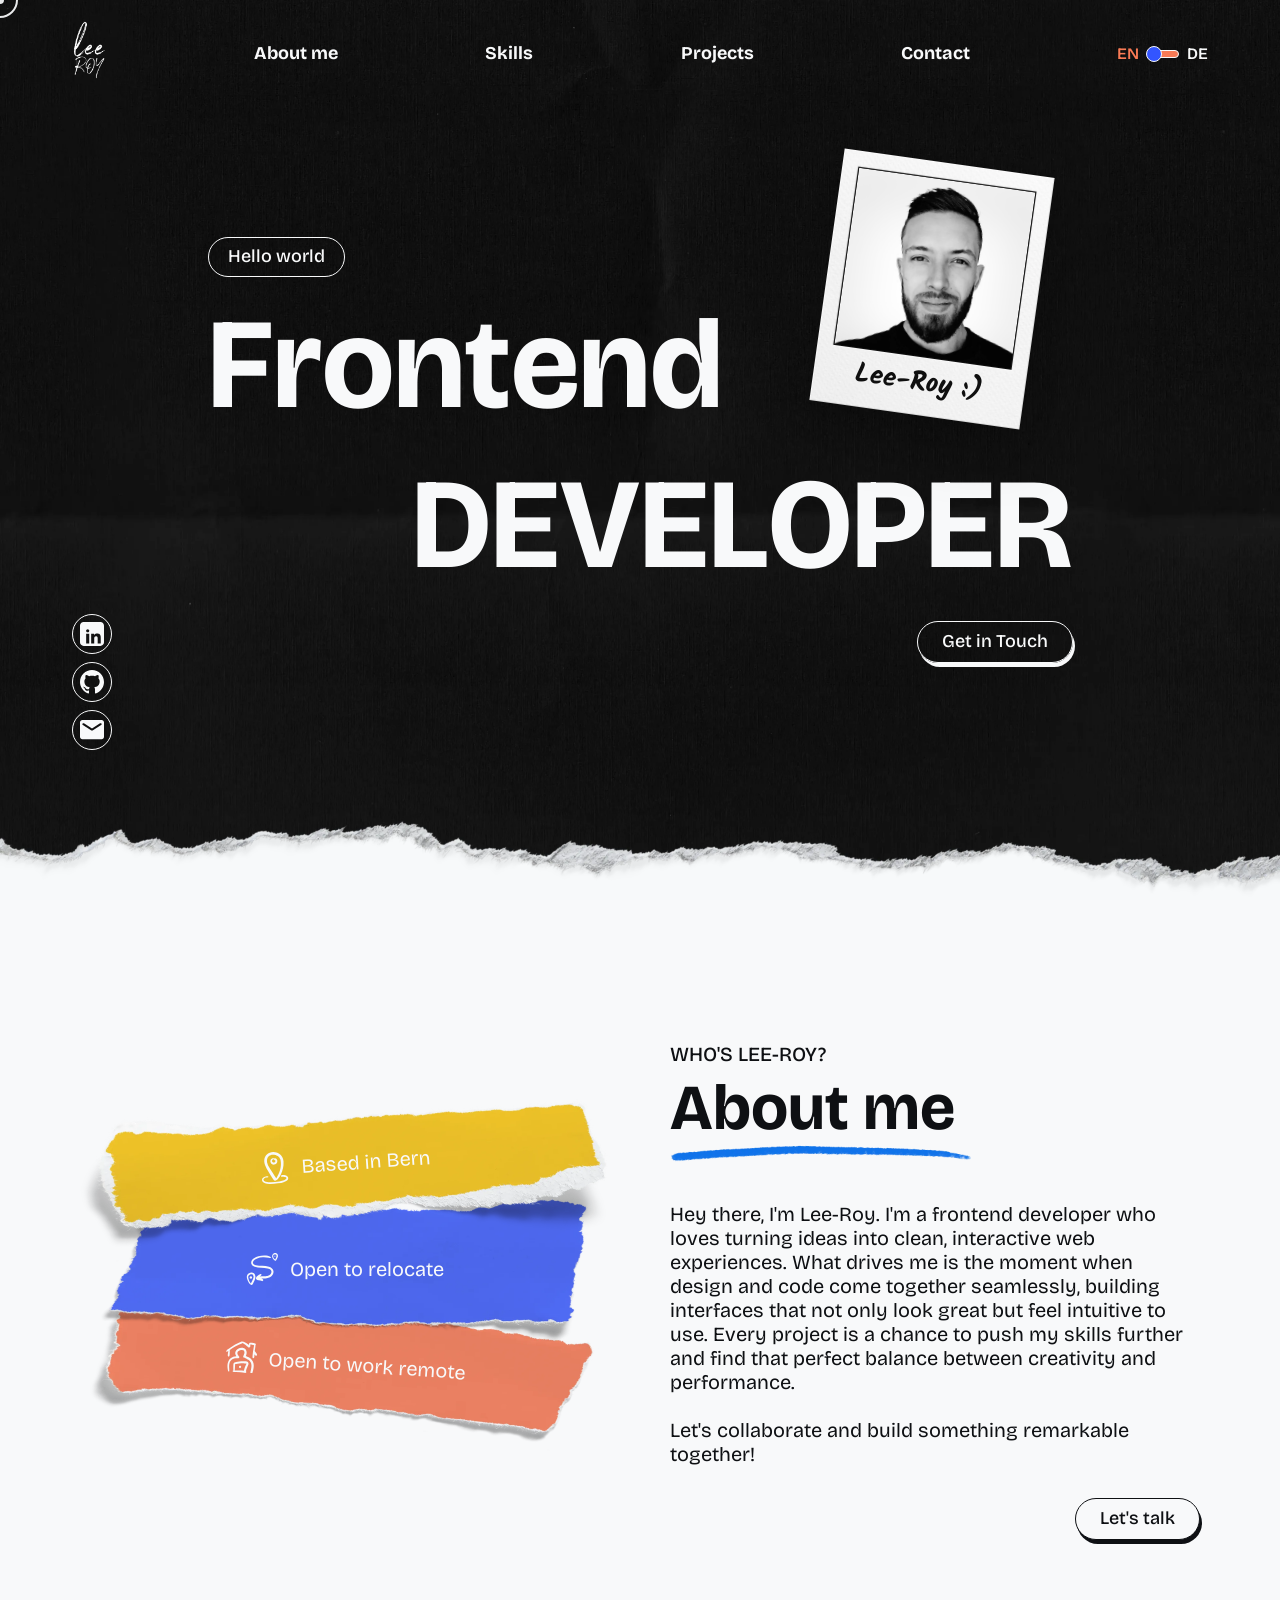
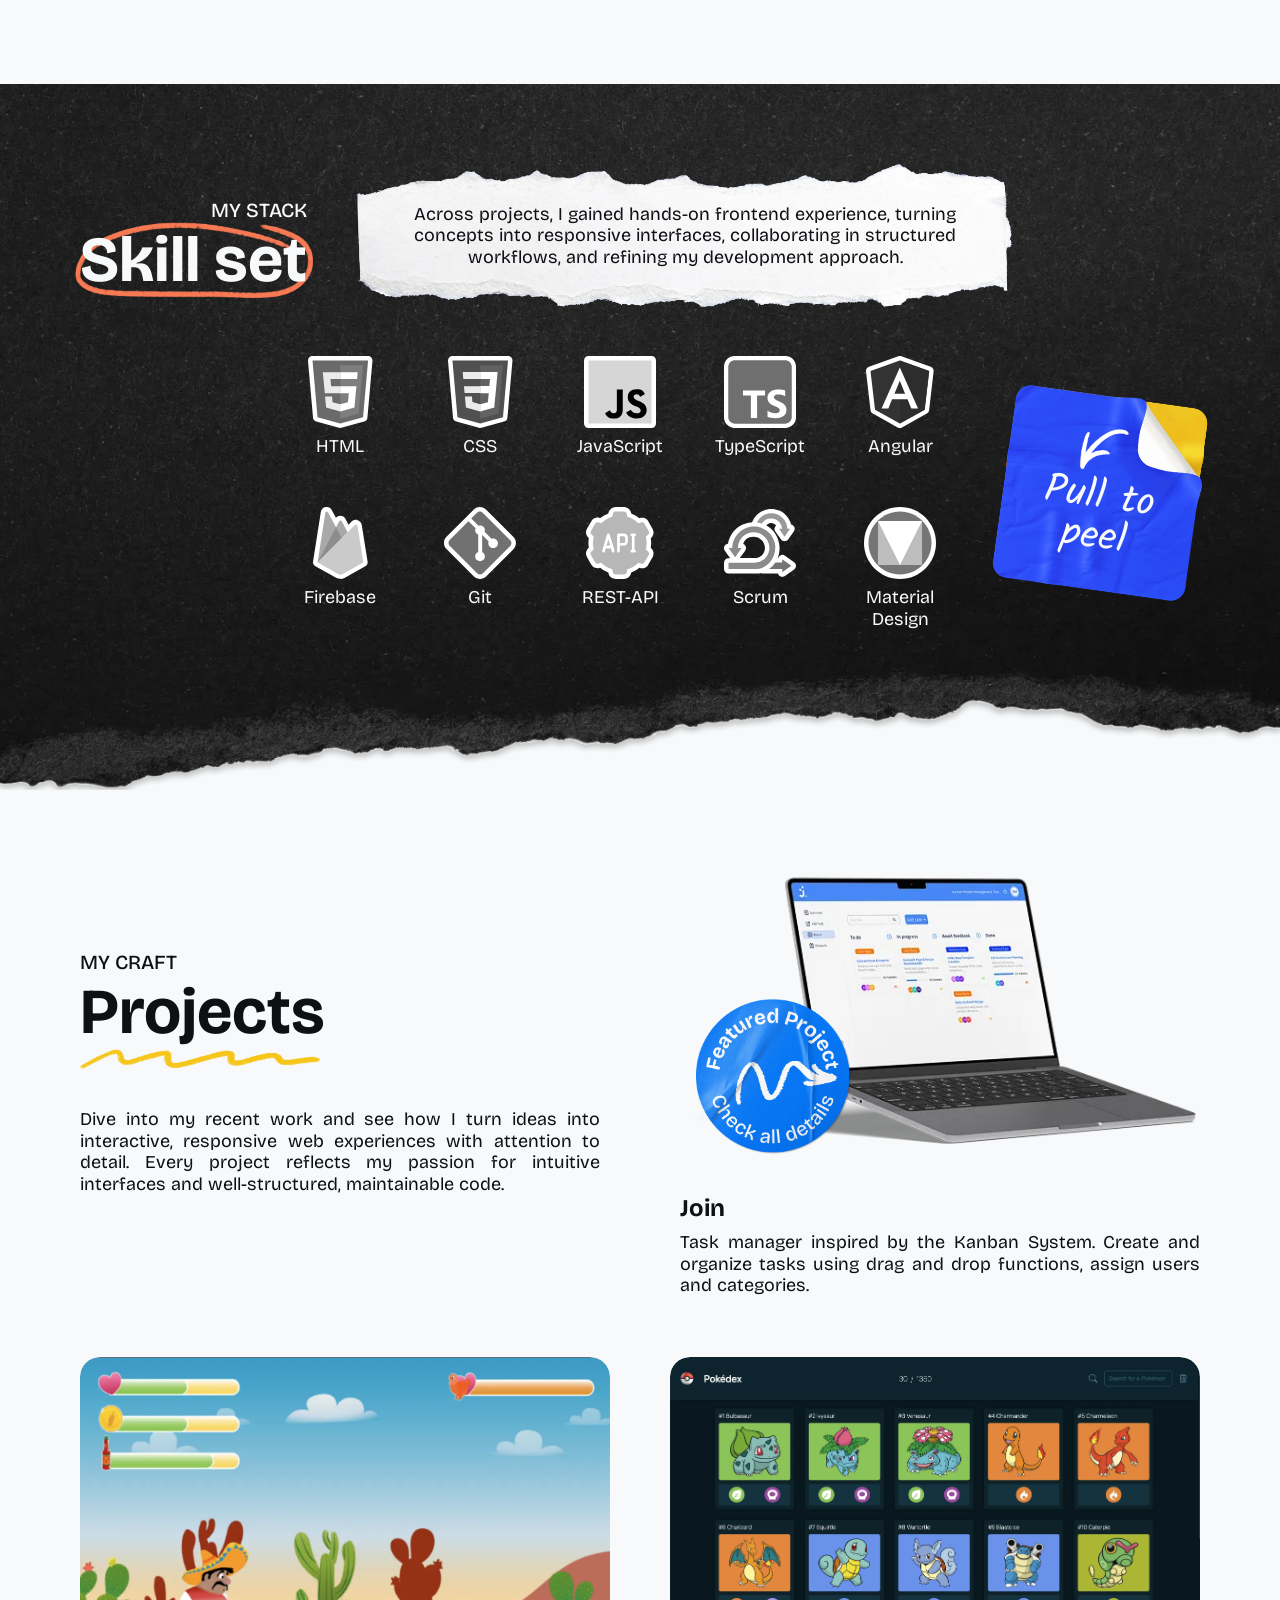
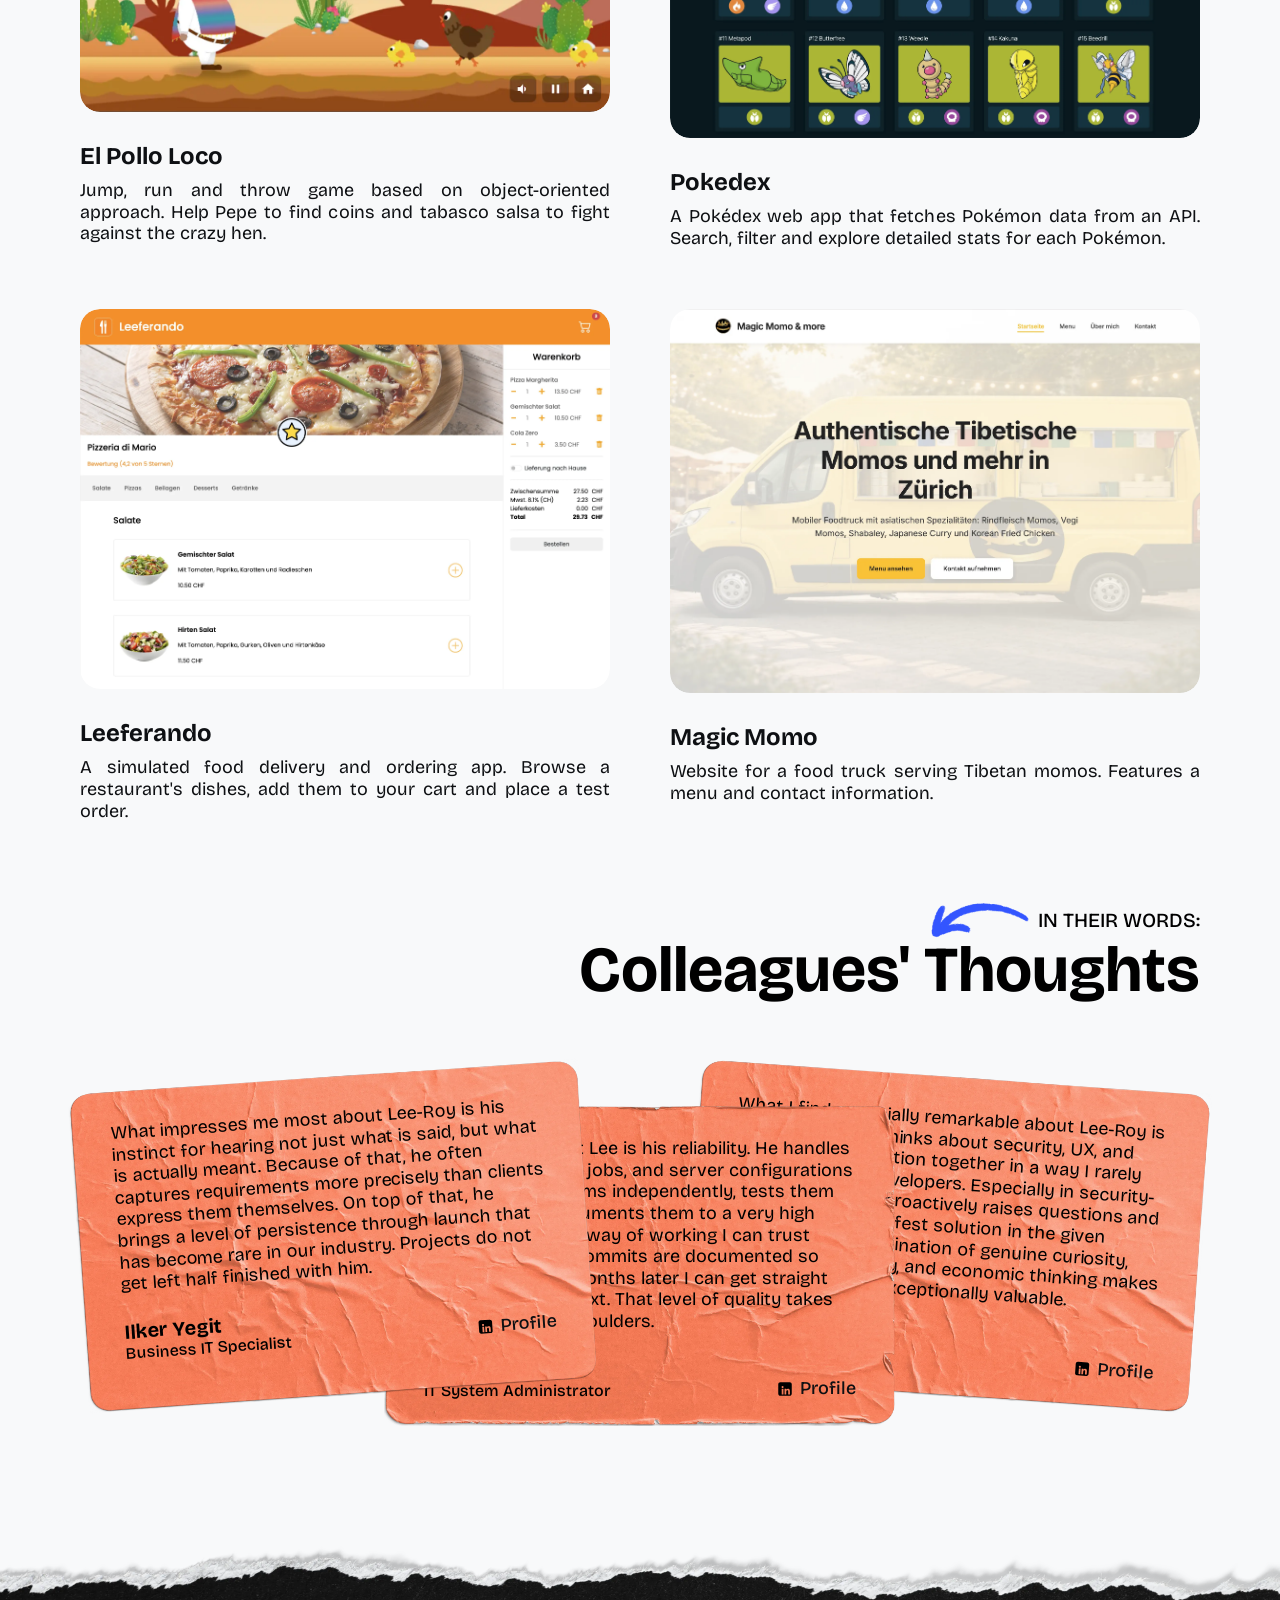
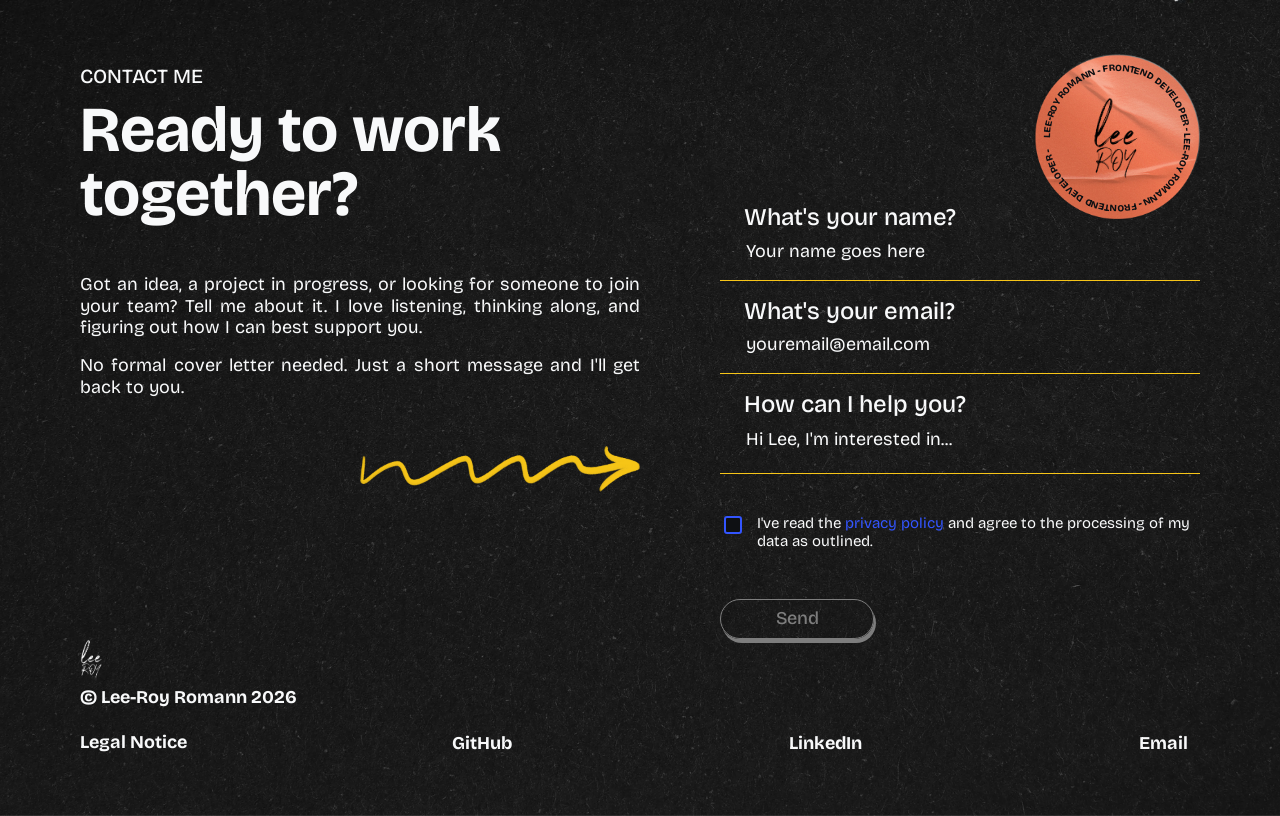
<file: index.html>
<!DOCTYPE html>
<html lang="de">
<head>
    <meta charset="UTF-8">
    <meta name="viewport" content="width=device-width, initial-scale=1.0">
    <title>Lee-Roy Romann</title>
    <link rel="icon" type="image/png" href="./src/assets/logos/favicon.png">

    <link rel="preload" as="image" type="image/webp" href="./src/assets/img/1_background/hero.webp">
    <link rel="preload" as="image" type="image/webp" href="./src/assets/img/6_photo/lee_grey.webp">

    <link rel="stylesheet" href="./src/styles/fonts.css">
    <link rel="stylesheet" href="./src/styles/main.css">
    <link rel="stylesheet" href="./src/styles/navbar.css">
    <link rel="stylesheet" href="./src/styles/hero.css">
    <link rel="stylesheet" href="./src/styles/about.css">
    <link rel="stylesheet" href="./src/styles/skills.css">
    <link rel="stylesheet" href="./src/styles/projects.css">
    <link rel="stylesheet" href="./src/styles/testimonials.css">
    <link rel="stylesheet" href="./src/styles/contact.css">

    <script src="./src/scripts/translation.js" defer></script>
    <script src="./src/scripts/hero.js" defer></script>
    <script src="./src/scripts/email.js" defer></script>
    <script src="./src/scripts/cursor.js" defer></script>
    <script src="./src/scripts/contact.js" defer></script>
    <script src="./src/scripts/main.js" defer></script>
</head>

<body class="page--home">
    <div class="cursor-dot"></div>
    <div class="cursor-outline"></div>

    <nav class="navbar">
        <a href="#hero" aria-label="Back to top"><img class="navbar__logo" src="./src/assets/logos/lee-roy.webp" alt="Logo"/></a>

        <button class="navbar__burger" aria-label="Menu">
            <span class="navbar__burger-line"></span>
            <span class="navbar__burger-line"></span>
            <span class="navbar__burger-line"></span>
        </button>

        <div class="navbar__menu">
            <a href="#hero" aria-label="Back to top"><img class="navbar__menu-logo" src="./src/assets/logos/lee-roy.webp" alt="Logo"/></a>

            <button class="navbar__close" aria-label="Close menu">
                <svg width="24" height="24" viewBox="0 0 24 24" fill="none">
                    <path d="M18 6L6 18M6 6l12 12" stroke="currentColor" stroke-width="2" stroke-linecap="round"/>
                </svg>
            </button>

            <a class="navbar__link navbar__link--about" href="#about">
                <span data-lang-key="navbar.link.about">About me</span>
                <img class="navbar__link-line" 
                    src="./src/assets/img/0_drawn_lines/0_header/line_1.webp"
                    alt="About me" />
            </a>

            <a class="navbar__link navbar__link--skills" href="#skills">
                <span data-lang-key="navbar.link.skills">Skills</span>
                <img class="navbar__link-line" 
                    src="./src/assets/img/0_drawn_lines/0_header/line_2.webp"
                    alt="Skills" />
            </a>

            <a class="navbar__link navbar__link--projects" href="#projects">
                <span data-lang-key="navbar.link.projects">Projects</span>
                <img class="navbar__link-line" 
                    src="./src/assets/img/0_drawn_lines/0_header/line_4.webp"
                    alt="Projects" />
            </a>

            <a class="navbar__link navbar__link--contact" href="#contact">
                <span data-lang-key="navbar.link.contact">Contact</span>
                <img class="navbar__link-line"
                    src="./src/assets/img/0_drawn_lines/0_header/line_3.webp"
                    alt="Contact" />
            </a>

            <div class="navbar__lang-switch">
                <span class="navbar__lang navbar__lang--left" onclick="setLang('en')">
                    <span>EN</span>
                    <img class="navbar__lang-rect navbar__lang-rect--left"
                        src="./src/assets/img/0_drawn_lines/0_header/rectangle.webp"
                        alt="" />
                </span>

                <div class="navbar__lang-toggle" onclick="toggleLang()">
                    <div class="navbar__lang-knob navbar__lang-knob--right"></div>
                </div>

                <span class="navbar__lang navbar__lang--right navbar__lang--active" onclick="setLang('de')">
                    <span>DE</span>
                    <img class="navbar__lang-rect navbar__lang-rect--right"
                        src="./src/assets/img/0_drawn_lines/0_header/rectangle.webp"
                        alt="" />
                </span>
            </div>

            <div class="navbar__menu-socials">
                <a href="https://www.linkedin.com/in/lee-royromann/" target="_blank" rel="noopener noreferrer" aria-label="LinkedIn">
                    <svg viewBox="0 0 32 32" fill="none">
                        <path d="M24.3527 4H7.64731C5.63282 4 4 5.63282 4 7.64731V24.3532C4 26.3672 5.63282 28 7.64731 28H24.3527C26.3672 28 28 26.3672 28 24.3532V7.64731C28 5.63282 26.3672 4 24.3527 4ZM13.2319 25.5855H10.1518V15.6775H13.2319V25.5855ZM11.6974 14.3552C10.8146 14.3552 10.0991 13.6396 10.0991 12.7569C10.0991 11.8741 10.8146 11.1586 11.6974 11.1586C12.5802 11.1586 13.2957 11.8741 13.2957 12.7569C13.2957 13.6396 12.5802 14.3552 11.6974 14.3552ZM24.7483 19.9098V25.5855H21.6782V20.1715C21.6782 19.8804 21.5326 19.1931 21.5326 19.1931C21.1743 17.9531 19.9248 18.1714 19.9248 18.1714C18.8592 18.1764 18.5203 18.9992 18.5203 18.9992C18.1814 19.6676 18.2276 20.9526 18.2276 20.9526V25.5855H15.1691V15.6775H18.1009V17.0447C18.1398 17.032 18.1653 17.0142 18.1653 17.0142C19.8826 14.4052 23.0466 15.8258 23.0466 15.8258C24.971 16.7036 24.7483 19.9098 24.7483 19.9098Z" fill="currentColor"/>
                    </svg>
                </a>

                <a href="https://github.com/lee-royromann" target="_blank" rel="noopener noreferrer" aria-label="GitHub">
                    <svg viewBox="0 0 32 32" fill="none">
                        <path fill-rule="evenodd" clip-rule="evenodd" d="M16 4C9.37 4 4 9.37 4 16C4 21.31 7.435 25.795 12.205 27.385C12.805 27.49 13.03 27.13 13.03 26.815C13.03 26.53 13.015 25.585 13.015 24.58C10 25.135 9.22 23.845 8.98 23.17C8.845 22.825 8.26 21.76 7.75 21.475C7.33 21.25 6.73 20.695 7.735 20.68C8.68 20.665 9.355 21.55 9.58 21.91C10.66 23.725 12.385 23.215 13.075 22.9C13.18 22.12 13.495 21.595 13.84 21.295C11.17 20.995 8.38 19.96 8.38 15.37C8.38 14.065 8.845 12.985 9.61 12.145C9.49 11.845 9.07 10.615 9.73 8.965C9.73 8.965 10.735 8.65 13.03 10.195C13.99 9.925 15.01 9.79 16.03 9.79C17.05 9.79 18.07 9.925 19.03 10.195C21.325 8.635 22.33 8.965 22.33 8.965C22.99 10.615 22.57 11.845 22.45 12.145C23.215 12.985 23.68 14.05 23.68 15.37C23.68 19.975 20.875 20.995 18.205 21.295C18.64 21.67 19.015 22.39 19.015 23.515C19.015 25.12 19 26.41 19 26.815C19 27.13 19.225 27.505 19.825 27.385C24.565 25.795 28 21.295 28 16C28 9.37 22.63 4 16 4Z" fill="currentColor"/>
                    </svg>
                </a>

                <a href="mailto:info@lee-roy.ch" aria-label="Email">
                    <svg viewBox="0 0 32 32" fill="none">
                        <path d="M6.4 25.2C5.74 25.2 5.175 24.965 4.705 24.495C4.235 24.025 4 23.46 4 22.8V8.4C4 7.74 4.235 7.175 4.705 6.705C5.175 6.235 5.74 6 6.4 6H25.6C26.26 6 26.825 6.235 27.295 6.705C27.765 7.175 28 7.74 28 8.4V22.8C28 23.46 27.765 24.025 27.295 24.495C26.825 24.965 26.26 25.2 25.6 25.2H6.4ZM16 16.59C16.1 16.59 16.205 16.575 16.315 16.545C16.425 16.515 16.53 16.47 16.63 16.41L25.12 11.1C25.28 11 25.4 10.875 25.48 10.725C25.56 10.575 25.6 10.41 25.6 10.23C25.6 9.83 25.43 9.53 25.09 9.33C24.75 9.13 24.4 9.14 24.04 9.36L16 14.4L7.96 9.36C7.6 9.14 7.25 9.135 6.91 9.345C6.57 9.555 6.4 9.85 6.4 10.23C6.4 10.43 6.44 10.605 6.52 10.755C6.6 10.905 6.72 11.02 6.88 11.1L15.37 16.41C15.47 16.47 15.575 16.515 15.685 16.545C15.795 16.575 15.9 16.59 16 16.59Z" fill="currentColor"/>
                    </svg>
                </a>
            </div>
        </div>
    </nav>

    <section class="hero" id="hero">
        <div class="hero__socials">
            <a class="hero__social-link" href="https://www.linkedin.com/in/lee-royromann/" target="_blank" rel="noopener noreferrer" aria-label="LinkedIn">
                <svg class="hero__social-icon" viewBox="0 0 32 32" fill="none">
                    <path d="M24.3527 4H7.64731C5.63282 4 4 5.63282 4 7.64731V24.3532C4 26.3672 5.63282 28 7.64731 28H24.3527C26.3672 28 28 26.3672 28 24.3532V7.64731C28 5.63282 26.3672 4 24.3527 4ZM13.2319 25.5855H10.1518V15.6775H13.2319V25.5855ZM11.6974 14.3552C10.8146 14.3552 10.0991 13.6396 10.0991 12.7569C10.0991 11.8741 10.8146 11.1586 11.6974 11.1586C12.5802 11.1586 13.2957 11.8741 13.2957 12.7569C13.2957 13.6396 12.5802 14.3552 11.6974 14.3552ZM24.7483 19.9098V25.5855H21.6782V20.1715C21.6782 19.8804 21.5326 19.1931 21.5326 19.1931C21.1743 17.9531 19.9248 18.1714 19.9248 18.1714C18.8592 18.1764 18.5203 18.9992 18.5203 18.9992C18.1814 19.6676 18.2276 20.9526 18.2276 20.9526V25.5855H15.1691V15.6775H18.1009V17.0447C18.1398 17.032 18.1653 17.0142 18.1653 17.0142C19.8826 14.4052 23.0466 15.8258 23.0466 15.8258C24.971 16.7036 24.7483 19.9098 24.7483 19.9098Z" fill="currentColor"/>
                </svg>
            </a>

            <a class="hero__social-link" href="https://github.com/lee-royromann" target="_blank" rel="noopener noreferrer" aria-label="GitHub">
                <svg class="hero__social-icon" viewBox="0 0 32 32" fill="none">
                    <path fill-rule="evenodd" clip-rule="evenodd" d="M16 4C9.37 4 4 9.37 4 16C4 21.31 7.435 25.795 12.205 27.385C12.805 27.49 13.03 27.13 13.03 26.815C13.03 26.53 13.015 25.585 13.015 24.58C10 25.135 9.22 23.845 8.98 23.17C8.845 22.825 8.26 21.76 7.75 21.475C7.33 21.25 6.73 20.695 7.735 20.68C8.68 20.665 9.355 21.55 9.58 21.91C10.66 23.725 12.385 23.215 13.075 22.9C13.18 22.12 13.495 21.595 13.84 21.295C11.17 20.995 8.38 19.96 8.38 15.37C8.38 14.065 8.845 12.985 9.61 12.145C9.49 11.845 9.07 10.615 9.73 8.965C9.73 8.965 10.735 8.65 13.03 10.195C13.99 9.925 15.01 9.79 16.03 9.79C17.05 9.79 18.07 9.925 19.03 10.195C21.325 8.635 22.33 8.965 22.33 8.965C22.99 10.615 22.57 11.845 22.45 12.145C23.215 12.985 23.68 14.05 23.68 15.37C23.68 19.975 20.875 20.995 18.205 21.295C18.64 21.67 19.015 22.39 19.015 23.515C19.015 25.12 19 26.41 19 26.815C19 27.13 19.225 27.505 19.825 27.385C24.565 25.795 28 21.295 28 16C28 9.37 22.63 4 16 4Z" fill="currentColor"/>
                </svg>
            </a>

            <a class="hero__social-link" href="mailto:info@lee-roy.ch" aria-label="Email">
                <svg class="hero__social-icon" viewBox="0 0 32 32" fill="none">
                    <path d="M6.4 25.2C5.74 25.2 5.175 24.965 4.705 24.495C4.235 24.025 4 23.46 4 22.8V8.4C4 7.74 4.235 7.175 4.705 6.705C5.175 6.235 5.74 6 6.4 6H25.6C26.26 6 26.825 6.235 27.295 6.705C27.765 7.175 28 7.74 28 8.4V22.8C28 23.46 27.765 24.025 27.295 24.495C26.825 24.965 26.26 25.2 25.6 25.2H6.4ZM16 16.59C16.1 16.59 16.205 16.575 16.315 16.545C16.425 16.515 16.53 16.47 16.63 16.41L25.12 11.1C25.28 11 25.4 10.875 25.48 10.725C25.56 10.575 25.6 10.41 25.6 10.23C25.6 9.83 25.43 9.53 25.09 9.33C24.75 9.13 24.4 9.14 24.04 9.36L16 14.4L7.96 9.36C7.6 9.14 7.25 9.135 6.91 9.345C6.57 9.555 6.4 9.85 6.4 10.23C6.4 10.43 6.44 10.605 6.52 10.755C6.6 10.905 6.72 11.02 6.88 11.1L15.37 16.41C15.47 16.47 15.575 16.515 15.685 16.545C15.795 16.575 15.9 16.59 16 16.59Z" fill="currentColor"/>
                </svg>
            </a>
        </div>

        <div class="hero__content">
            <div class="hero__badge-wrapper">
                <div class="hero__badge hero__badge--icon-roll">
                    <span class="hero__badge-text hero__badge-text--default" data-lang-key="hero.badge.default">Hello world</span>
                    <span class="hero__badge-text hero__badge-text--hover" data-lang-key="hero.badge.hover">I'M LEE-ROY ROMANN</span>
                </div>
            </div>

            <div class="hero__polaroid">

                <div class="hero__polaroid-photo">
                    <img class="hero__polaroid-photo-img hero__polaroid-photo-img--default" src="./src/assets/img/6_photo/lee_grey.webp" alt="Lee-Roy portrait in grayscale" fetchpriority="high" />
                    <img class="hero__polaroid-photo-img hero__polaroid-photo-img--hover" src="./src/assets/img/6_photo/lee_default.webp" alt="Lee-Roy portrait in color" fetchpriority="high" />
                </div>

                <div class="hero__polaroid-caption" aria-hidden="true">
                    <span class="hero__polaroid-caption-text hero__polaroid-caption-text--default">Lee-Roy :)</span>
                    <span class="hero__polaroid-caption-text hero__polaroid-caption-text--hover">Lee-Roy :D</span>
                </div>

                <img class="hero__polaroid-frame" src="./src/assets/img/6_photo/polaroid_frame.webp" alt="" />
            </div>

            <h1 class="hero__title">
                <span class="hero__title-line hero__title-line--top" data-letter-hover>Frontend</span>
                <span class="hero__title-line hero__title-line--bottom" data-lang-key="hero.title.sub" data-letter-hover>DEVELOPER</span>
            </h1>

            <a class="hero__cta" href="#contact" data-lang-key="hero.cta">Get in Touch</a>
        </div>
    </section>

    <section class="about" id="about" data-cursor-dark>
        <div class="about__papers">
            <div class="about__paper about__paper--yellow">
                <img class="about__paper-bg" src="./src/assets/img/2_ripped_paper/ripped_paper_yellow.webp" alt="" loading="lazy" />
                <div class="about__paper-content">
                    <img class="about__paper-icon" src="./src/assets/icons/about_me/location.svg" alt="" loading="lazy" />
                    <span class="about__paper-text" data-lang-key="about.paper.location">Based in Bern</span>
                </div>
            </div>

            <div class="about__paper about__paper--blue">
                <img class="about__paper-bg" src="./src/assets/img/2_ripped_paper/ripped_paper_blue.webp" alt="" loading="lazy" />
                <div class="about__paper-content">
                    <img class="about__paper-icon" src="./src/assets/icons/about_me/relocation.svg" alt="" loading="lazy" />
                    <span class="about__paper-text" data-lang-key="about.paper.relocation">Open to relocate</span>
                </div>
            </div>

            <div class="about__paper about__paper--orange">
                <img class="about__paper-bg" src="./src/assets/img/2_ripped_paper/ripped_paper_orange.webp" alt="" loading="lazy" />
                <div class="about__paper-content">
                    <img class="about__paper-icon" src="./src/assets/icons/about_me/remote.svg" alt="" loading="lazy" />
                    <span class="about__paper-text" data-lang-key="about.paper.remote">Open to work remote</span>
                </div>
            </div>
        </div>

        <div class="about__content">
            <span class="about__subtitle" data-lang-key="about.subtitle">WHO'S LEE-ROY?</span>
            <div class="about__title-wrapper">
                <h2 class="about__title" data-lang-key="about.title">About me</h2>
                <img class="about__title-line" src="./src/assets/img/0_drawn_lines/1_about_me/Color option 1.webp" alt="" loading="lazy" />
            </div>

            <p class="about__text" data-lang-key="about.text">Hey there, I'm Lee-Roy. I'm a frontend developer who loves turning ideas into clean, interactive web experiences. What drives me is the moment when design and code come together seamlessly, building interfaces that not only look great but feel intuitive to use. Every project is a chance to push my skills further and find that perfect balance between creativity and performance.</p>
            <p class="about__text" data-lang-key="about.text2">Let's collaborate and build something remarkable together!</p>

            <a class="about__cta" href="#contact" data-lang-key="about.cta">Let's talk</a>
        </div>
    </section>

    <section class="skills" id="skills">
        <div class="skills__layout">

            <!-- Row 1: Title + Paper, linksbündig -->
            <div class="skills__top">
                <div class="skills__title-wrapper">
                    <span class="skills__subtitle" data-lang-key="skills.subtitle">MY STACK</span>
                    <div class="skills__title-container">
                        <h2 class="skills__title" data-lang-key="skills.title">Skill set</h2>
                        <div class="skills__title-circle-wrapper">
                            <img class="skills__title-circle" src="./src/assets/img/0_drawn_lines/2_skills/color_option_1.webp" alt="" loading="lazy" />
                        </div>
                    </div>
                </div>

                <div class="skills__description">
                    <img class="skills__description-bg" src="./src/assets/img/2_ripped_paper/ripped_paper_skills.webp" alt="" loading="lazy" />
                    <p class="skills__description-text" data-lang-key="skills.description">Across projects, I gained hands-on frontend experience, turning concepts into responsive interfaces, collaborating in structured workflows, and refining my development approach.</p>
                </div>
            </div>

            <!-- Row 2: Icons + Peel, rechtsbündig -->
            <div class="skills__bottom">
                <div class="skills__grid">
                    <div class="skills__item">
                        <img class="skills__icon" src="./src/assets/icons/skills/frontend/html.svg" alt="HTML" loading="lazy" />
                        <span class="skills__label">HTML</span>
                    </div>
                    <div class="skills__item">
                        <img class="skills__icon" src="./src/assets/icons/skills/frontend/css.svg" alt="CSS" loading="lazy" />
                        <span class="skills__label">CSS</span>
                    </div>
                    <div class="skills__item">
                        <img class="skills__icon" src="./src/assets/icons/skills/frontend/javascript.svg" alt="JavaScript" loading="lazy" />
                        <span class="skills__label">JavaScript</span>
                    </div>
                    <div class="skills__item">
                        <img class="skills__icon" src="./src/assets/icons/skills/frontend/typescript.svg" alt="TypeScript" loading="lazy" />
                        <span class="skills__label">TypeScript</span>
                    </div>
                    <div class="skills__item">
                        <img class="skills__icon" src="./src/assets/icons/skills/frontend/angular.svg" alt="Angular" loading="lazy" />
                        <span class="skills__label">Angular</span>
                    </div>
                    <div class="skills__item">
                        <img class="skills__icon" src="./src/assets/icons/skills/frontend/firebase.svg" alt="Firebase" loading="lazy" />
                        <span class="skills__label">Firebase</span>
                    </div>
                    <div class="skills__item">
                        <img class="skills__icon" src="./src/assets/icons/skills/frontend/git.svg" alt="Git" loading="lazy" />
                        <span class="skills__label">Git</span>
                    </div>
                    <div class="skills__item">
                        <img class="skills__icon" src="./src/assets/icons/skills/frontend/rest_api.svg" alt="REST-API" loading="lazy" />
                        <span class="skills__label">REST-API</span>
                    </div>
                    <div class="skills__item">
                        <img class="skills__icon" src="./src/assets/icons/skills/frontend/scrum.svg" alt="Scrum" loading="lazy" />
                        <span class="skills__label">Scrum</span>
                    </div>
                    <div class="skills__item">
                        <img class="skills__icon" src="./src/assets/icons/skills/frontend/material_design.svg" alt="Material Design" loading="lazy" />
                        <span class="skills__label">Material Design</span>
                    </div>
                </div>

                <div class="skills__peel-off">
                    <img class="skills__peel-img skills__peel-img--final" src="./src/assets/img/3_stickers/1_peel_off/final.webp" alt="" loading="lazy" />
                    <div class="skills__peel-content">
                        <p class="skills__peel-title" data-lang-key="skills.peel.title">Also, I'm interested in diving into:</p>
                        <div class="skills__peel-icons">
                            <div class="skills__peel-item">
                                <img class="skills__peel-icon" src="./src/assets/icons/skills/backend/postgres.svg" alt="Postgres" loading="lazy" />
                                <span class="skills__peel-label">Postgres</span>
                            </div>
                            <div class="skills__peel-item">
                                <img class="skills__peel-icon" src="./src/assets/icons/skills/backend/docker.svg" alt="Docker" loading="lazy" />
                                <span class="skills__peel-label">Docker</span>
                            </div>
                        </div>
                    </div>
                    <img class="skills__peel-img skills__peel-img--transition" src="./src/assets/img/3_stickers/1_peel_off/transition.webp" alt="" loading="lazy" />
                    <img class="skills__peel-img skills__peel-img--default" src="./src/assets/img/3_stickers/1_peel_off/default.webp" alt="Pull to peel sticker" loading="lazy" />
                    <div class="skills__peel-default-content">
                        <img class="skills__peel-arrow" src="./src/assets/img/3_stickers/1_peel_off/arrow.webp" alt="" loading="lazy" />
                        <span class="skills__peel-text" data-lang-key="skills.peel.text" data-lang-html>Pull to<br>peel</span>
                    </div>
                </div>
            </div>

        </div>
    </section>

    <section class="projects" id="projects" data-cursor-dark>
        <div class="projects__layout">

            <!-- Left: Title + Description -->
            <div class="projects__info">
                <span class="projects__subtitle" data-lang-key="projects.subtitle">MY CRAFT</span>
                <div class="projects__title-container">
                    <h2 class="projects__title" data-lang-key="projects.title">Projects</h2>
                    <img class="projects__title-line" src="./src/assets/img/0_drawn_lines/3_projects/underline.webp" alt="" loading="lazy" />
                </div>
                <p class="projects__description" data-lang-key="projects.description">Dive into my recent work and see how I turn ideas into interactive, responsive web experiences with attention to detail. Every project reflects my passion for intuitive interfaces and well-structured, maintainable code.</p>
            </div>

            <!-- Right: Featured Project -->
            <div class="projects__card">
                <div class="projects__card-image projects__card-image--float">
                    <img class="projects__card-img" src="./src/assets/img/4_projects/laptop.webp" alt="Join project preview" />
                    <img class="projects__sticker" src="./src/assets/img/4_projects/sticker.webp" alt="" />
                    <a class="projects__card-btn" href="./src/pages/project.html?project=join" data-lang-key="projects.btn">Project details</a>
                </div>
                <div class="projects__card-content">
                    <h3 class="projects__card-title">Join</h3>
                    <p class="projects__card-text" data-lang-key="projects.join.text">Task manager inspired by the Kanban System. Create and organize tasks using drag and drop functions, assign users and categories.</p>
                    <a class="projects__card-btn projects__card-btn--mobile" href="./src/pages/project.html?project=join" data-lang-key="projects.btn">Project details</a>
                </div>
            </div>

        </div>

        <!-- Bottom Row: Two more project cards -->
        <div class="projects__row">
            <!-- Left: El Pollo Loco -->
            <div class="projects__card">
                <div class="projects__card-image">
                    <img class="projects__card-img" src="./src/assets/img/4_projects/pollo_loco.webp" alt="El Pollo Loco project preview" loading="lazy" />
                    <a class="projects__card-btn" href="./src/pages/project.html?project=eplc" data-lang-key="projects.btn">Project details</a>
                </div>
                <div class="projects__card-content">
                    <h3 class="projects__card-title">El Pollo Loco</h3>
                    <p class="projects__card-text" data-lang-key="projects.eplc.text">Jump, run and throw game based on object-oriented approach. Help Pepe to find coins and tabasco salsa to fight against the crazy hen.</p>
                    <a class="projects__card-btn projects__card-btn--mobile" href="./src/pages/project.html?project=eplc" data-lang-key="projects.btn">Project details</a>
                </div>
            </div>

            <!-- Right: Pokedex -->
            <div class="projects__card">
                <div class="projects__card-image">
                    <img class="projects__card-img" src="./src/assets/img/4_projects/pokedex.webp" alt="Pokedex project preview" loading="lazy" />
                    <a class="projects__card-btn" href="./src/pages/project.html?project=pokedex" data-lang-key="projects.btn">Project details</a>
                </div>
                <div class="projects__card-content">
                    <h3 class="projects__card-title">Pokedex</h3>
                    <p class="projects__card-text" data-lang-key="projects.pokedex.text">A Pokédex web app that fetches Pokémon data from an API. Search, filter and explore detailed stats for each Pokémon.</p>
                    <a class="projects__card-btn projects__card-btn--mobile" href="#" data-lang-key="projects.btn">Project details</a>
                </div>
            </div>
        </div>

        <!-- Third Row: Leeferando & Placeholder -->
        <div class="projects__row">
            <!-- Left: Leeferando -->
            <div class="projects__card">
                <div class="projects__card-image">
                    <img class="projects__card-img" src="./src/assets/img/4_projects/leeferando.webp" alt="Leeferando project preview" loading="lazy" />
                    <a class="projects__card-btn" href="./src/pages/project.html?project=leeferando" data-lang-key="projects.btn">Project details</a>
                </div>
                <div class="projects__card-content">
                    <h3 class="projects__card-title">Leeferando</h3>
                    <p class="projects__card-text" data-lang-key="projects.leeferando.text">A simulated food delivery and ordering app. Browse a restaurant's dishes, add them to your cart and place a test order.</p>
                    <a class="projects__card-btn projects__card-btn--mobile" href="./src/pages/project.html?project=leeferando" data-lang-key="projects.btn">Project details</a>
                </div>
            </div>

            <!-- Right: Magic Momo -->
            <div class="projects__card">
                <div class="projects__card-image">
                    <img class="projects__card-img" src="./src/assets/img/4_projects/magic-momo.webp" alt="Magic Momo project preview" loading="lazy" />
                    <a class="projects__card-btn" href="./src/pages/project.html?project=momo" data-lang-key="projects.btn">Project details</a>
                </div>
                <div class="projects__card-content">
                    <h3 class="projects__card-title">Magic Momo</h3>
                    <p class="projects__card-text" data-lang-key="projects.momo.text">Website for a food truck serving Tibetan momos. Features a menu and contact information.</p>
                    <a class="projects__card-btn projects__card-btn--mobile" href="./src/pages/project.html?project=momo" data-lang-key="projects.btn">Project details</a>
                </div>
            </div>
        </div>

    </section>

    <section class="testimonials" data-cursor-dark>
        <div class="testimonials__header">
            <div class="testimonials__label">
                <img class="testimonials__arrow" src="./src/assets/img/0_drawn_lines/4_testimonials/arrow_curved_blue.webp" alt="" loading="lazy" />
                <span class="testimonials__subtitle" data-lang-key="testimonials.subtitle">IN THEIR WORDS:</span>
            </div>
            <h2 class="testimonials__title" data-lang-key="testimonials.title">Colleagues' Thoughts</h2>
        </div>

        <div class="testimonials__cards">
            <!-- Left card -->
            <div class="testimonials__card testimonials__card--left">
                <img class="testimonials__card-bg" src="./src/assets/img/3_stickers/2_testimonials/card_paper_a.webp" alt="" loading="lazy" />
                <div class="testimonials__card-content">
                    <p class="testimonials__quote" data-lang-key="testimonials.quote1">Lee-Roy really kept the team together with his great organization and clear communication. We wouldn't have got this far without his commitment.</p>
                    <div class="testimonials__card-footer">
                        <div class="testimonials__author">
                            <span class="testimonials__name">Ilker Yegit</span>
                            <span class="testimonials__role" data-lang-key="testimonials.role1">Wirtschaftsinformatiker</span>
                        </div>
						<a class="testimonials__profile" href="https://www.dbmr.unibe.ch/about_us/staff/personenpool_index/yegit_ilker/index_eng.html" target="_blank" rel="noopener">
                            <img class="testimonials__linkedin" src="./src/assets/icons/socials/linkedin.svg" alt="LinkedIn" loading="lazy" />
                            <span data-lang-key="testimonials.profile">Profile</span>
                        </a>
                    </div>
                </div>
            </div>

            <!-- Center card -->
            <div class="testimonials__card testimonials__card--center">
                <img class="testimonials__card-bg" src="./src/assets/img/3_stickers/2_testimonials/card_paper_b.webp" alt="" loading="lazy" />
                <div class="testimonials__card-content">
                    <p class="testimonials__quote" data-lang-key="testimonials.quote2">It was a pleasure to work with Lee-Roy. He knows how to motivate and encourage team members to deliver their best work possible, always adding new ideas to every brainstorm. Regarding the well-being of others, he was always present and willing to reach out and help others, with a great sense of humor as well.</p>
                    <div class="testimonials__card-footer">
                        <div class="testimonials__author">
                            <span class="testimonials__name">Luca Sulmoni</span>
                            <span class="testimonials__role" data-lang-key="testimonials.role2">IT Specialist</span>
                        </div>
						<a class="testimonials__profile" href="https://www.dbmr.unibe.ch/services/personenpool_services/staff__it/sulmoni_luca/index_eng.html" target="_blank" rel="noopener">
                            <img class="testimonials__linkedin" src="./src/assets/icons/socials/linkedin.svg" alt="LinkedIn" loading="lazy" />
                            <span data-lang-key="testimonials.profile">Profile</span>
                        </a>
                    </div>
                </div>
            </div>

            <!-- Right card -->
            <div class="testimonials__card testimonials__card--right">
                <img class="testimonials__card-bg" src="./src/assets/img/3_stickers/2_testimonials/card_paper_a.webp" alt="" loading="lazy" />
                <div class="testimonials__card-content">
                    <p class="testimonials__quote" data-lang-key="testimonials.quote3">Lee-Roy was an outstanding team colleague at DA. His positive attitude and willingness to take on challenges made a significant contribution to us achieving our goals.</p>
                    <div class="testimonials__card-footer">
                        <div class="testimonials__author">
                            <span class="testimonials__name">César Muńoz</span>
                            <span class="testimonials__role" data-lang-key="testimonials.role3">IT Security Specialist</span>
                        </div>
						<a class="testimonials__profile" href="https://www.linkedin.com/in/cesarma-it-systemadministrator/" target="_blank" rel="noopener">
                            <img class="testimonials__linkedin" src="./src/assets/icons/socials/linkedin.svg" alt="LinkedIn" loading="lazy" />
                            <span data-lang-key="testimonials.profile">Profile</span>
                        </a>
                    </div>
                </div>
            </div>
        </div>
    </section>

    <!-- ==================== CONTACT ==================== -->
    <section class="contact" id="contact">
        <img class="contact__bg" src="./src/assets/img/1_background/contact.webp" alt="" loading="lazy" />

        <div class="contact__content">
            <!-- Mobile sticker (visible only on mobile) -->
            <div class="contact__sticker contact__sticker--mobile">
                <img class="contact__sticker-bg" src="./src/assets/img/3_stickers/0_round/color_orange.webp" alt="" loading="lazy" />
                <svg class="contact__sticker-text" viewBox="0 0 200 200" xmlns="http://www.w3.org/2000/svg">
                    <defs>
                        <path id="circlePathMobile" d="M 100,100 m -80,0 a 80,80 0 1,1 160,0 a 80,80 0 1,1 -160,0" />
                    </defs>
                    <text>
                        <textPath href="#circlePathMobile" startOffset="0%">Lee-Roy Romann - Frontend Developer - Lee-Roy Romann - Frontend Developer -</textPath>
                    </text>
                </svg>
                <img class="contact__sticker-logo" src="./src/assets/logos/lee-roy.webp" alt="Logo" loading="lazy" />
            </div>

            <!-- Left column -->
            <div class="contact__info">
                <div class="contact__header">
                    <span class="contact__subtitle" data-lang-key="contact.subtitle">CONTACT ME</span>
                    <h2 class="contact__title" data-lang-key="contact.title">Ready to work together?</h2>
                </div>
                <div class="contact__text">
                    <p data-lang-key="contact.text1">Got an idea, a project in progress, or looking for someone to join your team? Tell me about it. I love listening, thinking along, and figuring out how I can best support you.</p>
                    <p data-lang-key="contact.text2">No formal cover letter needed. Just a short message and I'll get back to you.</p>
                </div>
                <img class="contact__arrow" src="./src/assets/img/0_drawn_lines/5_contact/arrow_right_wavy.webp" alt="" loading="lazy" />
            </div>

            <!-- Right column -->
            <div class="contact__form-wrapper">
                <div class="contact__sticker">
                    <img class="contact__sticker-bg" src="./src/assets/img/3_stickers/0_round/color_orange.webp" alt="" loading="lazy" />
                    <svg class="contact__sticker-text" viewBox="0 0 200 200" xmlns="http://www.w3.org/2000/svg">
                        <defs>
                            <path id="circlePath" d="M 100,100 m -80,0 a 80,80 0 1,1 160,0 a 80,80 0 1,1 -160,0" />
                        </defs>
                        <text>
                            <textPath href="#circlePath" startOffset="0%">Lee-Roy Romann - Frontend Developer - Lee-Roy Romann - Frontend Developer -</textPath>
                        </text>
                    </svg>
                    <img class="contact__sticker-logo" src="./src/assets/logos/lee-roy.webp" alt="Logo" loading="lazy" />
                </div>

                <form class="contact__form" novalidate>
                    <div class="contact__field">
                        <label class="contact__label" for="contact-name" data-lang-key="contact.label.name">What's your name?</label>
                        <input class="contact__input" type="text" id="contact-name" name="name" placeholder="Your name goes here" data-lang-placeholder="contact.placeholder.name" />
                    </div>
                    <div class="contact__field">
                        <label class="contact__label" for="contact-email" data-lang-key="contact.label.email">What's your email?</label>
                        <input class="contact__input" type="email" id="contact-email" name="email" placeholder="youremail@email.com" data-lang-placeholder="contact.placeholder.email" />
                    </div>
                    <div class="contact__field">
                        <label class="contact__label" for="contact-message" data-lang-key="contact.label.message">How can I help you?</label>
                        <textarea class="contact__input contact__textarea" id="contact-message" name="message" placeholder="Hi Lee, I'm interested in..." data-lang-placeholder="contact.placeholder.message"></textarea>
                    </div>

                    <div class="contact__privacy">
                        <input class="contact__checkbox" type="checkbox" id="contact-privacy" />
                        <label class="contact__privacy-text" for="contact-privacy" data-lang-key="contact.privacy" data-lang-html>I've read the <a class="contact__privacy-link" href="./src/pages/privacy_policy.html">privacy policy</a> and agree to the processing of my data as outlined.</label>
                    </div>
                    <span class="contact__privacy-hint" data-lang-key="contact.privacyHint">Please accept the privacy policy.</span>

                    <div class="contact__submit-row">
                        <img class="contact__arrow contact__arrow--mobile" src="./src/assets/img/0_drawn_lines/5_contact/arrow_right_wavy.webp" alt="" loading="lazy" />
                        <button class="contact__submit" type="submit" disabled data-lang-key="contact.submit">Send</button>
                    </div>
                </form>
            </div>
        </div>

        <!-- Footer -->
        <footer class="contact__footer">
            <div class="contact__footer-top">
                <div class="contact__footer-top-left">
                    <img class="contact__footer-logo" src="./src/assets/logos/lee-roy.webp" alt="Lee-Roy Romann Logo" loading="lazy" />
                    <span class="contact__footer-copyright">&copy; Lee-Roy Romann 2026</span>
                </div>
                <a class="contact__footer-link contact__footer-link--legal" href="./src/pages/legal_notice.html">
                    Legal Notice
                    <img class="contact__footer-link-line" src="./src/assets/img/0_drawn_lines/0_header/line_3.webp" alt="" />
                </a>
            </div>
            <nav class="contact__footer-links">
                <a class="contact__footer-link contact__footer-link--legal-desktop" href="./src/pages/legal_notice.html">
                    Legal Notice
                    <img class="contact__footer-link-line" src="./src/assets/img/0_drawn_lines/0_header/line_3.webp" alt="" />
                </a>
                <div class="contact__icon-roll-wrapper contact__icon-roll-wrapper--github">
                    <a class="contact__footer-link contact__footer-link--icon-roll" href="https://github.com/lee-royromann" target="_blank" rel="noopener noreferrer">GitHub</a>
                </div>
                <div class="contact__icon-roll-wrapper contact__icon-roll-wrapper--linkedin">
                    <a class="contact__footer-link contact__footer-link--icon-roll" href="https://www.linkedin.com/in/lee-royromann/" target="_blank" rel="noopener noreferrer">LinkedIn</a>
                </div>
                <div class="contact__icon-roll-wrapper contact__icon-roll-wrapper--email">
                    <a class="contact__footer-link contact__footer-link--icon-roll" href="mailto:info@lee-roy.ch">Email</a>
                </div>
            </nav>
        </footer>
    </section>
</body>
</html>
</file>
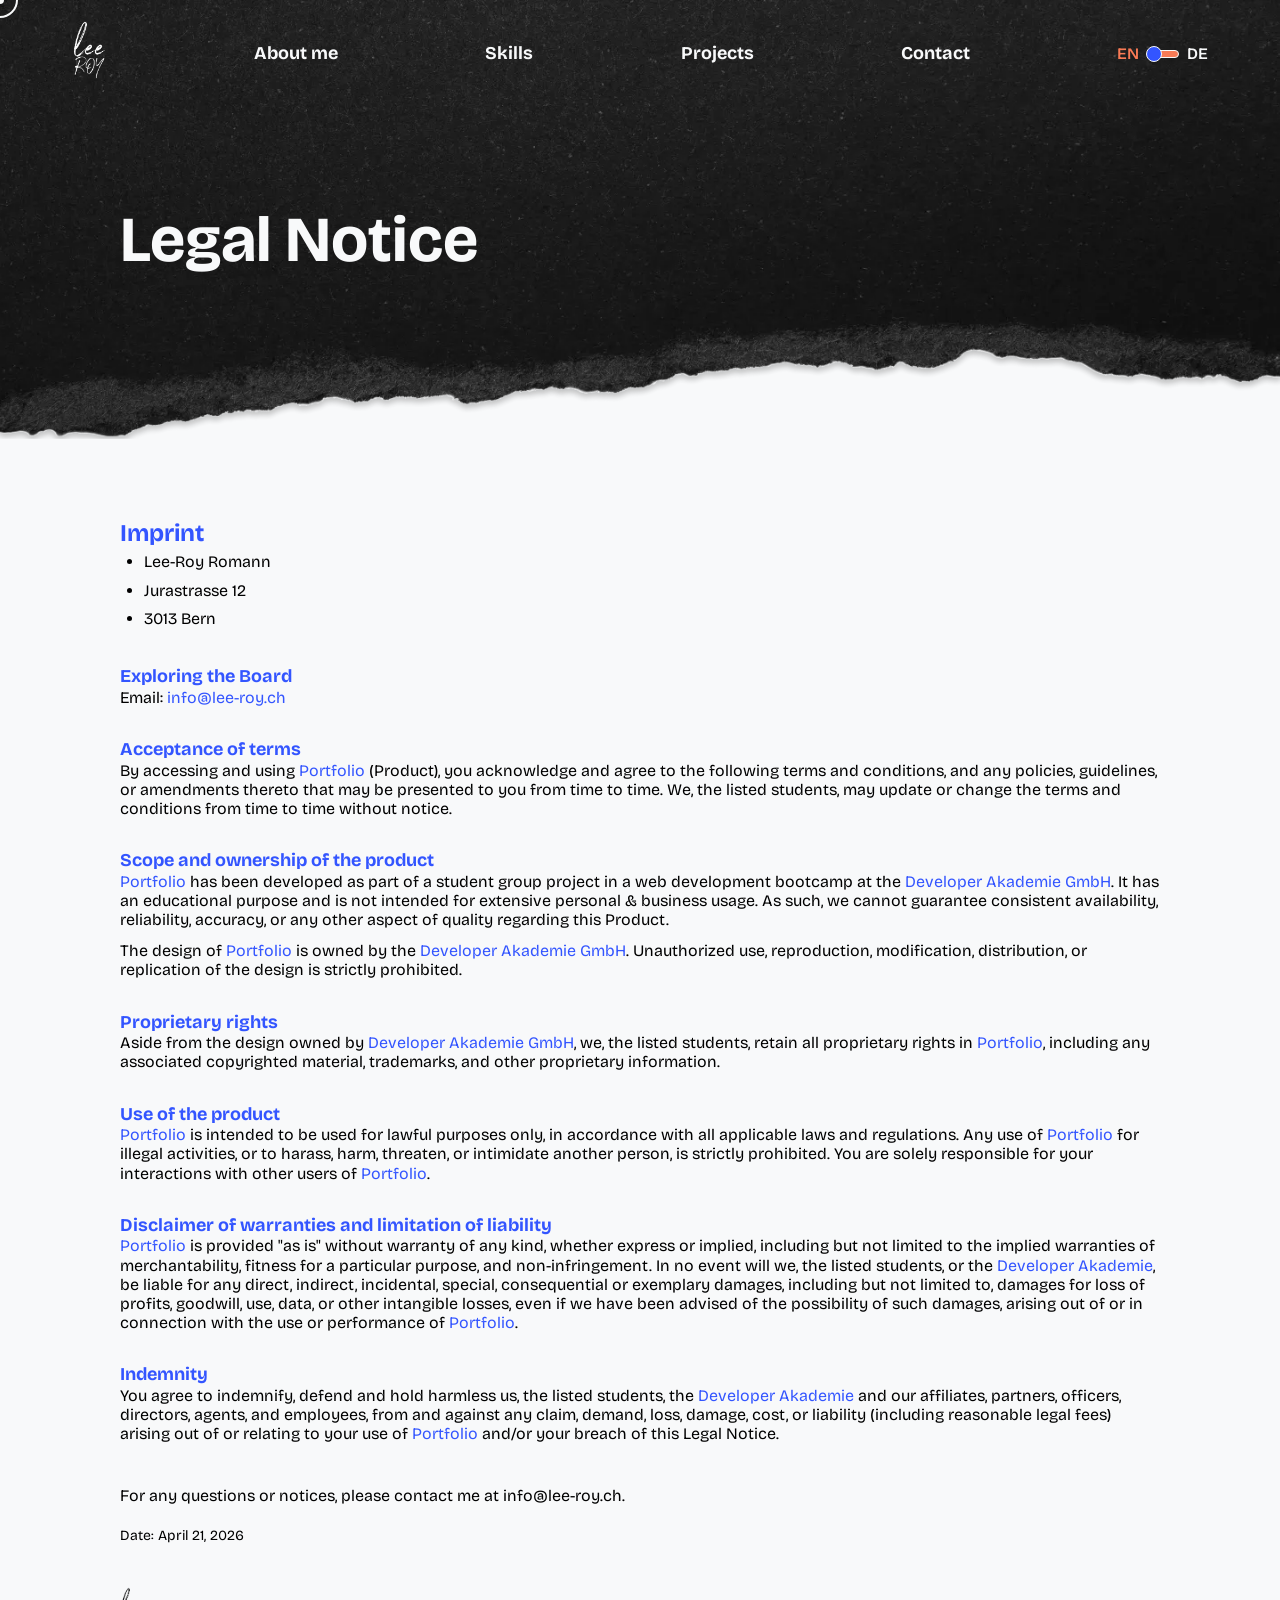
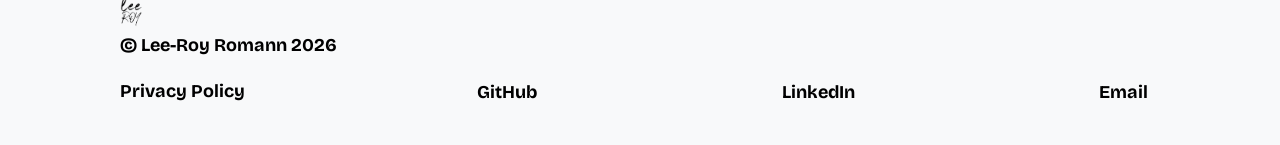
<file: src/pages/legal_notice.html>
<!DOCTYPE html>
<html lang="en">
<head>
    <meta charset="UTF-8">
    <meta name="viewport" content="width=device-width, initial-scale=1.0">
    <title>Legal Notice – Lee-Roy Romann</title>
    <link rel="icon" type="image/png" href="../../src/assets/logos/favicon.png">

    <link rel="stylesheet" href="../styles/fonts.css">
    <link rel="stylesheet" href="../styles/main.css">
    <link rel="stylesheet" href="../styles/navbar.css">
    <link rel="stylesheet" href="../styles/contact.css">
    <link rel="stylesheet" href="../styles/legal-notice.css">

    <script src="../scripts/translation.js" defer></script>
    <script src="../scripts/cursor.js" defer></script>
    <script src="../scripts/main.js" defer></script>
</head>

<body class="page--legal-notice">
    <div class="cursor-dot"></div>
    <div class="cursor-outline"></div>

    <nav class="navbar">
        <a href="../../index.html" aria-label="Back to home"><img class="navbar__logo" src="../assets/logos/lee-roy.webp" alt="Logo"/></a>

        <button class="navbar__burger" aria-label="Menu">
            <span class="navbar__burger-line"></span>
            <span class="navbar__burger-line"></span>
            <span class="navbar__burger-line"></span>
        </button>

        <div class="navbar__menu">
            <a href="../../index.html" aria-label="Back to home"><img class="navbar__menu-logo" src="../assets/logos/lee-roy.webp" alt="Logo"/></a>

            <button class="navbar__close" aria-label="Close menu">
                <svg width="24" height="24" viewBox="0 0 24 24" fill="none">
                    <path d="M18 6L6 18M6 6l12 12" stroke="currentColor" stroke-width="2" stroke-linecap="round"/>
                </svg>
            </button>

            <a class="navbar__link navbar__link--about" href="../../index.html#about">
                <span data-lang-key="navbar.link.about">About me</span>
                <img class="navbar__link-line" src="../assets/img/0_drawn_lines/0_header/line_1.webp" alt="" />
            </a>

            <a class="navbar__link navbar__link--skills" href="../../index.html#skills">
                <span data-lang-key="navbar.link.skills">Skills</span>
                <img class="navbar__link-line" src="../assets/img/0_drawn_lines/0_header/line_2.webp" alt="" />
            </a>

            <a class="navbar__link navbar__link--projects" href="../../index.html#projects">
                <span data-lang-key="navbar.link.projects">Projects</span>
                <img class="navbar__link-line" src="../assets/img/0_drawn_lines/0_header/line_4.webp" alt="" />
            </a>

            <a class="navbar__link navbar__link--contact" href="../../index.html#contact">
                <span data-lang-key="navbar.link.contact">Contact</span>
                <img class="navbar__link-line" src="../assets/img/0_drawn_lines/0_header/line_3.webp" alt="" />
            </a>

            <div class="navbar__lang-switch">
                <span class="navbar__lang navbar__lang--left" onclick="setLang('en')">
                    <span>EN</span>
                    <img class="navbar__lang-rect navbar__lang-rect--left" src="../assets/img/0_drawn_lines/0_header/rectangle.webp" alt="" />
                </span>

                <div class="navbar__lang-toggle" onclick="toggleLang()">
                    <div class="navbar__lang-knob navbar__lang-knob--right"></div>
                </div>

                <span class="navbar__lang navbar__lang--right navbar__lang--active" onclick="setLang('de')">
                    <span>DE</span>
                    <img class="navbar__lang-rect navbar__lang-rect--right" src="../assets/img/0_drawn_lines/0_header/rectangle.webp" alt="" />
                </span>
            </div>

            <div class="navbar__menu-socials">
                <a href="https://www.linkedin.com/in/lee-royromann/" target="_blank" rel="noopener noreferrer" aria-label="LinkedIn">
                    <svg viewBox="0 0 32 32" fill="none">
                        <path d="M24.3527 4H7.64731C5.63282 4 4 5.63282 4 7.64731V24.3532C4 26.3672 5.63282 28 7.64731 28H24.3527C26.3672 28 28 26.3672 28 24.3532V7.64731C28 5.63282 26.3672 4 24.3527 4ZM13.2319 25.5855H10.1518V15.6775H13.2319V25.5855ZM11.6974 14.3552C10.8146 14.3552 10.0991 13.6396 10.0991 12.7569C10.0991 11.8741 10.8146 11.1586 11.6974 11.1586C12.5802 11.1586 13.2957 11.8741 13.2957 12.7569C13.2957 13.6396 12.5802 14.3552 11.6974 14.3552ZM24.7483 19.9098V25.5855H21.6782V20.1715C21.6782 19.8804 21.5326 19.1931 21.5326 19.1931C21.1743 17.9531 19.9248 18.1714 19.9248 18.1714C18.8592 18.1764 18.5203 18.9992 18.5203 18.9992C18.1814 19.6676 18.2276 20.9526 18.2276 20.9526V25.5855H15.1691V15.6775H18.1009V17.0447C18.1398 17.032 18.1653 17.0142 18.1653 17.0142C19.8826 14.4052 23.0466 15.8258 23.0466 15.8258C24.971 16.7036 24.7483 19.9098 24.7483 19.9098Z" fill="currentColor"/>
                    </svg>
                </a>

                <a href="https://github.com/lee-royromann" target="_blank" rel="noopener noreferrer" aria-label="GitHub">
                    <svg viewBox="0 0 32 32" fill="none">
                        <path fill-rule="evenodd" clip-rule="evenodd" d="M16 4C9.37 4 4 9.37 4 16C4 21.31 7.435 25.795 12.205 27.385C12.805 27.49 13.03 27.13 13.03 26.815C13.03 26.53 13.015 25.585 13.015 24.58C10 25.135 9.22 23.845 8.98 23.17C8.845 22.825 8.26 21.76 7.75 21.475C7.33 21.25 6.73 20.695 7.735 20.68C8.68 20.665 9.355 21.55 9.58 21.91C10.66 23.725 12.385 23.215 13.075 22.9C13.18 22.12 13.495 21.595 13.84 21.295C11.17 20.995 8.38 19.96 8.38 15.37C8.38 14.065 8.845 12.985 9.61 12.145C9.49 11.845 9.07 10.615 9.73 8.965C9.73 8.965 10.735 8.65 13.03 10.195C13.99 9.925 15.01 9.79 16.03 9.79C17.05 9.79 18.07 9.925 19.03 10.195C21.325 8.635 22.33 8.965 22.33 8.965C22.99 10.615 22.57 11.845 22.45 12.145C23.215 12.985 23.68 14.05 23.68 15.37C23.68 19.975 20.875 20.995 18.205 21.295C18.64 21.67 19.015 22.39 19.015 23.515C19.015 25.12 19 26.41 19 26.815C19 27.13 19.225 27.505 19.825 27.385C24.565 25.795 28 21.295 28 16C28 9.37 22.63 4 16 4Z" fill="currentColor"/>
                    </svg>
                </a>

                <a href="mailto:info@lee-roy.ch" aria-label="Email">
                    <svg viewBox="0 0 32 32" fill="none">
                        <path d="M6.4 25.2C5.74 25.2 5.175 24.965 4.705 24.495C4.235 24.025 4 23.46 4 22.8V8.4C4 7.74 4.235 7.175 4.705 6.705C5.175 6.235 5.74 6 6.4 6H25.6C26.26 6 26.825 6.235 27.295 6.705C27.765 7.175 28 7.74 28 8.4V22.8C28 23.46 27.765 24.025 27.295 24.495C26.825 24.965 26.26 25.2 25.6 25.2H6.4ZM16 16.59C16.1 16.59 16.205 16.575 16.315 16.545C16.425 16.515 16.53 16.47 16.63 16.41L25.12 11.1C25.28 11 25.4 10.875 25.48 10.725C25.56 10.575 25.6 10.41 25.6 10.23C25.6 9.83 25.43 9.53 25.09 9.33C24.75 9.13 24.4 9.14 24.04 9.36L16 14.4L7.96 9.36C7.6 9.14 7.25 9.135 6.91 9.345C6.57 9.555 6.4 9.85 6.4 10.23C6.4 10.43 6.44 10.605 6.52 10.755C6.6 10.905 6.72 11.02 6.88 11.1L15.37 16.41C15.47 16.47 15.575 16.515 15.685 16.545C15.795 16.575 15.9 16.59 16 16.59Z" fill="currentColor"/>
                    </svg>
                </a>
            </div>
        </div>
    </nav>

    <!-- Hero Banner -->
    <section class="legal-notice__hero">
        <h1 class="legal-notice__title" data-lang-key="legal.title">Legal Notice</h1>
    </section>

    <div class="legal-notice__body" data-cursor-dark>
    <!-- Content -->
    <main class="legal-notice__content">
        <a class="legal-notice__back" href="../../index.html">
            <img class="legal-notice__back-icon legal-notice__back-icon--red" src="../assets/img/0_drawn_lines/3_projects/arrow_back_red.webp" alt="" />
            <img class="legal-notice__back-icon legal-notice__back-icon--yellow" src="../assets/img/0_drawn_lines/3_projects/arrow_next_yellow.webp" alt="" />
            <span>Back</span>
        </a>

        <section class="legal-notice__section">
            <h2 class="legal-notice__heading legal-notice__heading--primary legal-notice__heading--highlight" data-lang-key="legal.imprint.title">Imprint</h2>
            <ul class="legal-notice__list">
                <li>Lee-Roy Romann</li>
                <li data-lang-key="legal.imprint.address">Jurastrasse 12</li>
                <li data-lang-key="legal.imprint.city">3013 Bern</li>
            </ul>
        </section>

        <section class="legal-notice__section">
            <h2 class="legal-notice__heading legal-notice__heading--highlight" data-lang-key="legal.exploring.title">Exploring the Board</h2>
            <p class="legal-notice__text">Email: <a href="mailto:info@lee-roy.ch">info@lee-roy.ch</a></p>
        </section>

        <section class="legal-notice__section">
            <h2 class="legal-notice__heading legal-notice__heading--highlight" data-lang-key="legal.acceptance.title">Acceptance of terms</h2>
            <p class="legal-notice__text" data-lang-key="legal.acceptance.text">By accessing and using <span class="legal-notice__text--highlight">Portfolio</span> (Product), you acknowledge and agree to the following terms and conditions, and any policies, guidelines, or amendments thereto that may be presented to you from time to time. We, the listed students, may update or change the terms and conditions from time to time without notice.</p>
        </section>

        <section class="legal-notice__section">
            <h2 class="legal-notice__heading legal-notice__heading--highlight" data-lang-key="legal.scope.title">Scope and ownership of the product</h2>
            <p class="legal-notice__text" data-lang-key="legal.scope.text1"><span class="legal-notice__text--highlight">Portfolio</span> has been developed as part of a student group project in a web development bootcamp at the <span class="legal-notice__text--highlight">Developer Akademie GmbH</span>. It has an educational purpose and is not intended for extensive personal &amp; business usage. As such, we cannot guarantee consistent availability, reliability, accuracy, or any other aspect of quality regarding this Product.</p>
            <p class="legal-notice__text" data-lang-key="legal.scope.text2">The design of <span class="legal-notice__text--highlight">Portfolio</span> is owned by the <span class="legal-notice__text--highlight">Developer Akademie GmbH</span>. Unauthorized use, reproduction, modification, distribution, or replication of the design is strictly prohibited.</p>
        </section>

        <section class="legal-notice__section">
            <h2 class="legal-notice__heading legal-notice__heading--highlight" data-lang-key="legal.proprietary.title">Proprietary rights</h2>
            <p class="legal-notice__text" data-lang-key="legal.proprietary.text">Aside from the design owned by <span class="legal-notice__text--highlight">Developer Akademie GmbH</span>, we, the listed students, retain all proprietary rights in <span class="legal-notice__text--highlight">Portfolio</span>, including any associated copyrighted material, trademarks, and other proprietary information.</p>
        </section>

        <section class="legal-notice__section">
            <h2 class="legal-notice__heading legal-notice__heading--highlight" data-lang-key="legal.use.title">Use of the product</h2>
            <p class="legal-notice__text" data-lang-key="legal.use.text"><span class="legal-notice__text--highlight">Portfolio</span> is intended to be used for lawful purposes only, in accordance with all applicable laws and regulations. Any use of <span class="legal-notice__text--highlight">Portfolio</span> for illegal activities, or to harass, harm, threaten, or intimidate another person, is strictly prohibited. You are solely responsible for your interactions with other users of <span class="legal-notice__text--highlight">Portfolio</span>.</p>
        </section>

        <section class="legal-notice__section">
            <h2 class="legal-notice__heading legal-notice__heading--highlight" data-lang-key="legal.disclaimer.title">Disclaimer of warranties and limitation of liability</h2>
            <p class="legal-notice__text" data-lang-key="legal.disclaimer.text"><span class="legal-notice__text--highlight">Portfolio</span> is provided "as is" without warranty of any kind, whether express or implied, including but not limited to the implied warranties of merchantability, fitness for a particular purpose, and non-infringement. In no event will we, the listed students, or the <span class="legal-notice__text--highlight">Developer Akademie</span>, be liable for any direct, indirect, incidental, special, consequential or exemplary damages, including but not limited to, damages for loss of profits, goodwill, use, data, or other intangible losses, even if we have been advised of the possibility of such damages, arising out of or in connection with the use or performance of <span class="legal-notice__text--highlight">Portfolio</span>.</p>
        </section>

        <section class="legal-notice__section">
            <h2 class="legal-notice__heading legal-notice__heading--highlight" data-lang-key="legal.indemnity.title">Indemnity</h2>
            <p class="legal-notice__text" data-lang-key="legal.indemnity.text">You agree to indemnify, defend and hold harmless us, the listed students, the <span class="legal-notice__text--highlight">Developer Akademie</span> and our affiliates, partners, officers, directors, agents, and employees, from and against any claim, demand, loss, damage, cost, or liability (including reasonable legal fees) arising out of or relating to your use of <span class="legal-notice__text--highlight">Portfolio</span> and/or your breach of this Legal Notice.</p>
        </section>

        <p class="legal-notice__contact" data-lang-key="legal.contact">For any questions or notices, please contact me at info@lee-roy.ch.</p>
        <p class="legal-notice__date">Date: April 21, 2026</p>
    </main>

    <!-- Footer -->
    <footer class="legal-notice__footer contact__footer">
        <div class="contact__footer-top">
            <div class="contact__footer-top-left">
                <img class="contact__footer-logo" src="../assets/logos/lee-roy.webp" alt="Lee-Roy Romann Logo" loading="lazy" />
                <span class="contact__footer-copyright">&copy; Lee-Roy Romann 2026</span>
            </div>
            <a class="contact__footer-link contact__footer-link--legal" href="privacy_policy.html">
                Privacy Policy
                <img class="contact__footer-link-line" src="../assets/img/0_drawn_lines/0_header/line_3.webp" alt="" />
            </a>
        </div>
        <nav class="contact__footer-links">
            <a class="contact__footer-link contact__footer-link--legal-desktop" href="privacy_policy.html">
                Privacy Policy
                <img class="contact__footer-link-line" src="../assets/img/0_drawn_lines/0_header/line_3.webp" alt="" />
            </a>
            <div class="contact__icon-roll-wrapper contact__icon-roll-wrapper--github">
                <a class="contact__footer-link contact__footer-link--icon-roll" href="https://github.com/lee-royromann" target="_blank" rel="noopener noreferrer">GitHub</a>
            </div>
            <div class="contact__icon-roll-wrapper contact__icon-roll-wrapper--linkedin">
                <a class="contact__footer-link contact__footer-link--icon-roll" href="https://www.linkedin.com/in/lee-royromann/" target="_blank" rel="noopener noreferrer">LinkedIn</a>
            </div>
            <div class="contact__icon-roll-wrapper contact__icon-roll-wrapper--email">
                <a class="contact__footer-link contact__footer-link--icon-roll" href="mailto:info@lee-roy.ch">Email</a>
            </div>
        </nav>
    </footer>
    </div>
</body>
</html>
</file>
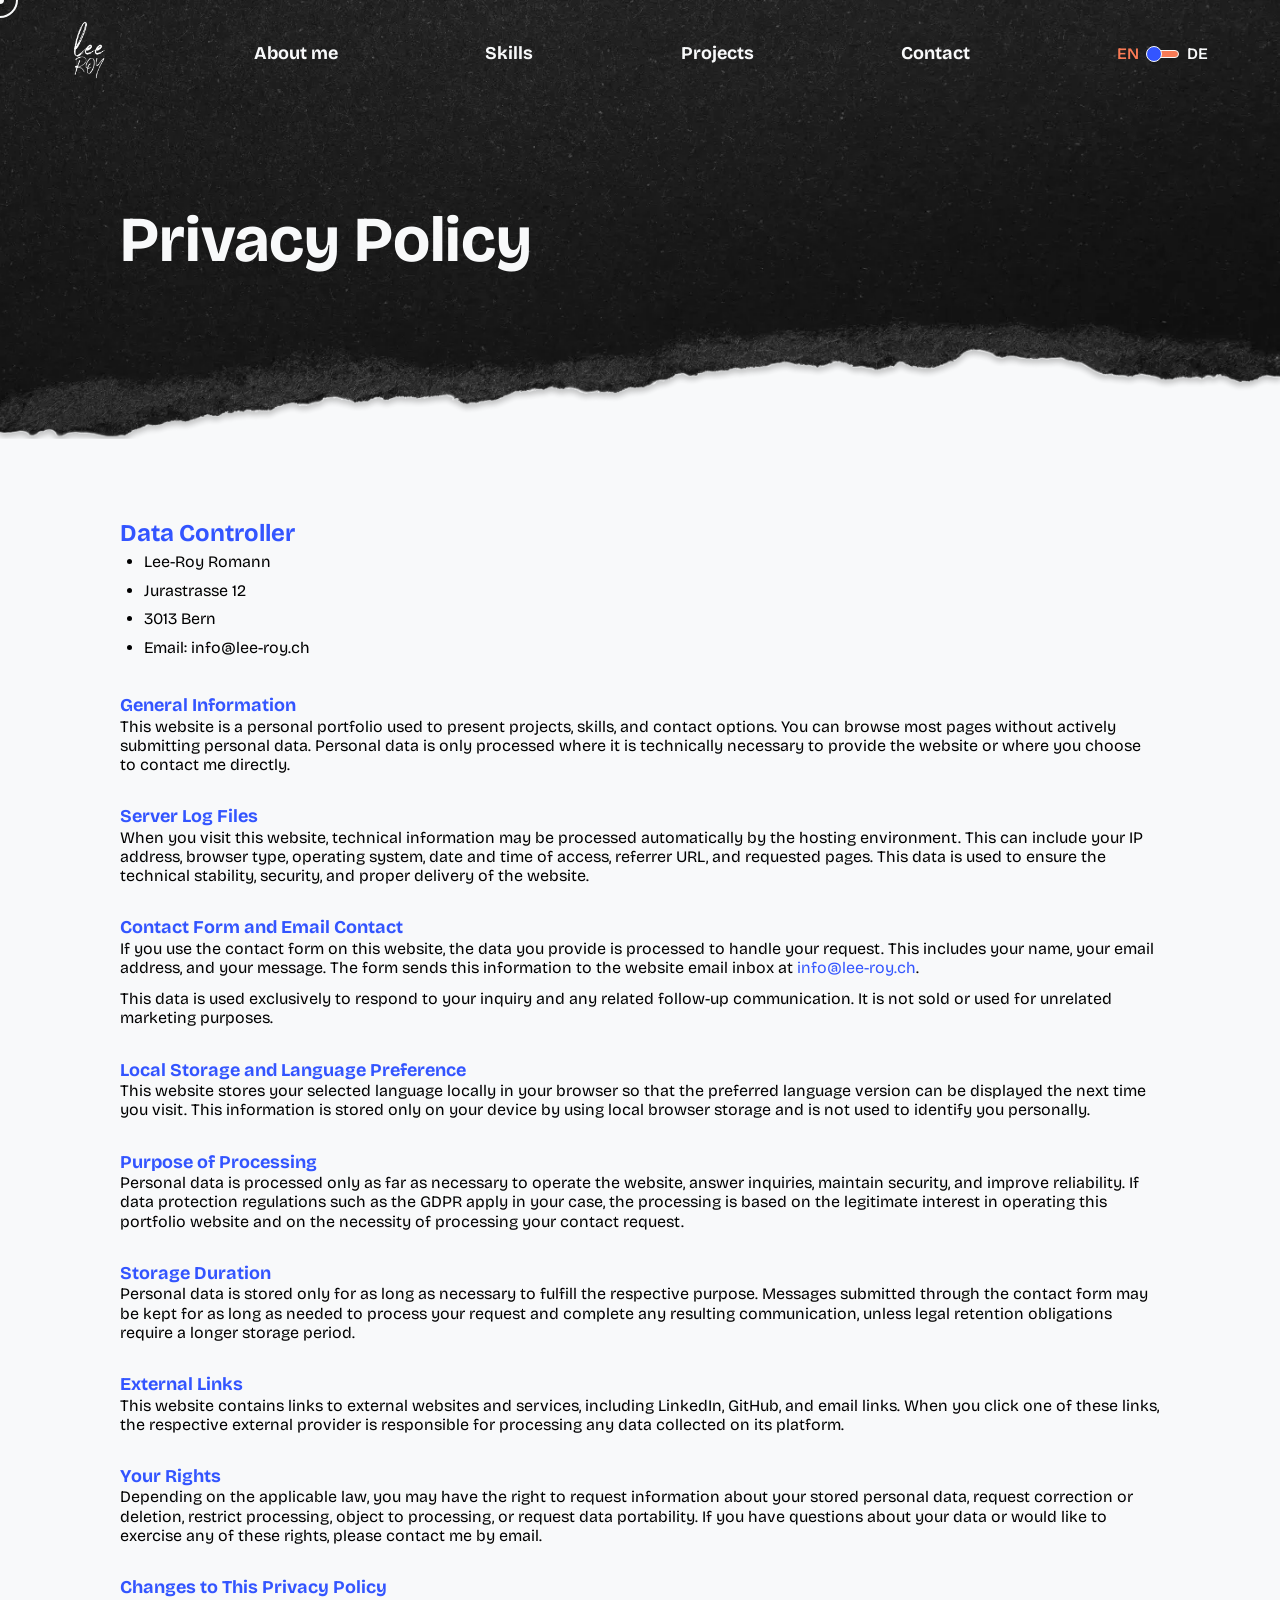
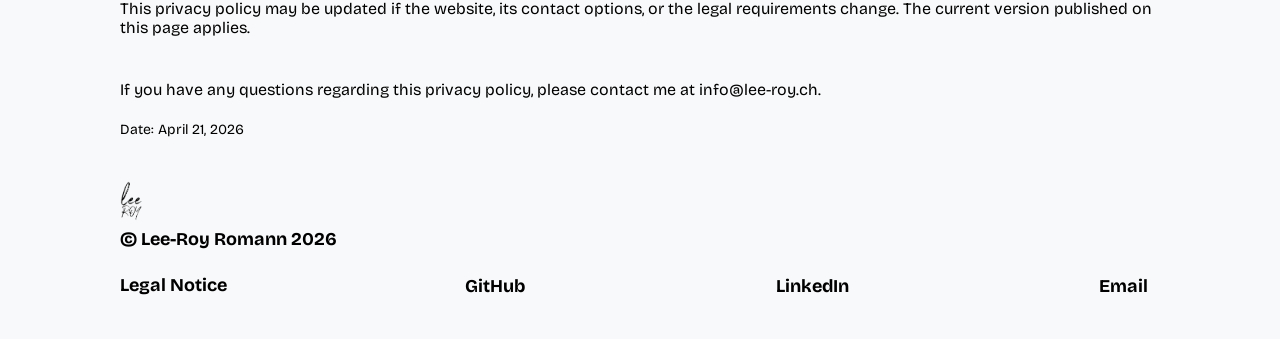
<file: src/pages/privacy_policy.html>
<!DOCTYPE html>
<html lang="en">
<head>
	<meta charset="UTF-8">
	<meta name="viewport" content="width=device-width, initial-scale=1.0">
	<title>Privacy Policy – Lee-Roy Romann</title>
	<link rel="icon" type="image/png" href="../../src/assets/logos/favicon.png">

	<link rel="stylesheet" href="../styles/fonts.css">
	<link rel="stylesheet" href="../styles/main.css">
	<link rel="stylesheet" href="../styles/navbar.css">
	<link rel="stylesheet" href="../styles/contact.css">
	<link rel="stylesheet" href="../styles/legal-notice.css">

	<script src="../scripts/translation.js" defer></script>
	<script src="../scripts/cursor.js" defer></script>
	<script src="../scripts/main.js" defer></script>
</head>

<body class="page--legal-notice page--privacy-policy">
	<div class="cursor-dot"></div>
	<div class="cursor-outline"></div>

	<nav class="navbar">
		<a href="../../index.html" aria-label="Back to home"><img class="navbar__logo" src="../assets/logos/lee-roy.webp" alt="Logo"/></a>

		<button class="navbar__burger" aria-label="Menu">
			<span class="navbar__burger-line"></span>
			<span class="navbar__burger-line"></span>
			<span class="navbar__burger-line"></span>
		</button>

		<div class="navbar__menu">
			<a href="../../index.html" aria-label="Back to home"><img class="navbar__menu-logo" src="../assets/logos/lee-roy.webp" alt="Logo"/></a>

			<button class="navbar__close" aria-label="Close menu">
				<svg width="24" height="24" viewBox="0 0 24 24" fill="none">
					<path d="M18 6L6 18M6 6l12 12" stroke="currentColor" stroke-width="2" stroke-linecap="round"/>
				</svg>
			</button>

			<a class="navbar__link navbar__link--about" href="../../index.html#about">
				<span data-lang-key="navbar.link.about">About me</span>
				<img class="navbar__link-line" src="../assets/img/0_drawn_lines/0_header/line_1.webp" alt="" />
			</a>

			<a class="navbar__link navbar__link--skills" href="../../index.html#skills">
				<span data-lang-key="navbar.link.skills">Skills</span>
				<img class="navbar__link-line" src="../assets/img/0_drawn_lines/0_header/line_2.webp" alt="" />
			</a>

			<a class="navbar__link navbar__link--projects" href="../../index.html#projects">
				<span data-lang-key="navbar.link.projects">Projects</span>
				<img class="navbar__link-line" src="../assets/img/0_drawn_lines/0_header/line_4.webp" alt="" />
			</a>

			<a class="navbar__link navbar__link--contact" href="../../index.html#contact">
				<span data-lang-key="navbar.link.contact">Contact</span>
				<img class="navbar__link-line" src="../assets/img/0_drawn_lines/0_header/line_3.webp" alt="" />
			</a>

			<div class="navbar__lang-switch">
				<span class="navbar__lang navbar__lang--left" onclick="setLang('en')">
					<span>EN</span>
					<img class="navbar__lang-rect navbar__lang-rect--left" src="../assets/img/0_drawn_lines/0_header/rectangle.webp" alt="" />
				</span>

				<div class="navbar__lang-toggle" onclick="toggleLang()">
					<div class="navbar__lang-knob navbar__lang-knob--right"></div>
				</div>

				<span class="navbar__lang navbar__lang--right navbar__lang--active" onclick="setLang('de')">
					<span>DE</span>
					<img class="navbar__lang-rect navbar__lang-rect--right" src="../assets/img/0_drawn_lines/0_header/rectangle.webp" alt="" />
				</span>
			</div>

			<div class="navbar__menu-socials">
				<a href="https://www.linkedin.com/in/lee-royromann/" target="_blank" rel="noopener noreferrer" aria-label="LinkedIn">
					<svg viewBox="0 0 32 32" fill="none">
						<path d="M24.3527 4H7.64731C5.63282 4 4 5.63282 4 7.64731V24.3532C4 26.3672 5.63282 28 7.64731 28H24.3527C26.3672 28 28 26.3672 28 24.3532V7.64731C28 5.63282 26.3672 4 24.3527 4ZM13.2319 25.5855H10.1518V15.6775H13.2319V25.5855ZM11.6974 14.3552C10.8146 14.3552 10.0991 13.6396 10.0991 12.7569C10.0991 11.8741 10.8146 11.1586 11.6974 11.1586C12.5802 11.1586 13.2957 11.8741 13.2957 12.7569C13.2957 13.6396 12.5802 14.3552 11.6974 14.3552ZM24.7483 19.9098V25.5855H21.6782V20.1715C21.6782 19.8804 21.5326 19.1931 21.5326 19.1931C21.1743 17.9531 19.9248 18.1714 19.9248 18.1714C18.8592 18.1764 18.5203 18.9992 18.5203 18.9992C18.1814 19.6676 18.2276 20.9526 18.2276 20.9526V25.5855H15.1691V15.6775H18.1009V17.0447C18.1398 17.032 18.1653 17.0142 18.1653 17.0142C19.8826 14.4052 23.0466 15.8258 23.0466 15.8258C24.971 16.7036 24.7483 19.9098 24.7483 19.9098Z" fill="currentColor"/>
					</svg>
				</a>

				<a href="https://github.com/lee-royromann" target="_blank" rel="noopener noreferrer" aria-label="GitHub">
					<svg viewBox="0 0 32 32" fill="none">
						<path fill-rule="evenodd" clip-rule="evenodd" d="M16 4C9.37 4 4 9.37 4 16C4 21.31 7.435 25.795 12.205 27.385C12.805 27.49 13.03 27.13 13.03 26.815C13.03 26.53 13.015 25.585 13.015 24.58C10 25.135 9.22 23.845 8.98 23.17C8.845 22.825 8.26 21.76 7.75 21.475C7.33 21.25 6.73 20.695 7.735 20.68C8.68 20.665 9.355 21.55 9.58 21.91C10.66 23.725 12.385 23.215 13.075 22.9C13.18 22.12 13.495 21.595 13.84 21.295C11.17 20.995 8.38 19.96 8.38 15.37C8.38 14.065 8.845 12.985 9.61 12.145C9.49 11.845 9.07 10.615 9.73 8.965C9.73 8.965 10.735 8.65 13.03 10.195C13.99 9.925 15.01 9.79 16.03 9.79C17.05 9.79 18.07 9.925 19.03 10.195C21.325 8.635 22.33 8.965 22.33 8.965C22.99 10.615 22.57 11.845 22.45 12.145C23.215 12.985 23.68 14.05 23.68 15.37C23.68 19.975 20.875 20.995 18.205 21.295C18.64 21.67 19.015 22.39 19.015 23.515C19.015 25.12 19 26.41 19 26.815C19 27.13 19.225 27.505 19.825 27.385C24.565 25.795 28 21.295 28 16C28 9.37 22.63 4 16 4Z" fill="currentColor"/>
					</svg>
				</a>

				<a href="mailto:info@lee-roy.ch" aria-label="Email">
					<svg viewBox="0 0 32 32" fill="none">
						<path d="M6.4 25.2C5.74 25.2 5.175 24.965 4.705 24.495C4.235 24.025 4 23.46 4 22.8V8.4C4 7.74 4.235 7.175 4.705 6.705C5.175 6.235 5.74 6 6.4 6H25.6C26.26 6 26.825 6.235 27.295 6.705C27.765 7.175 28 7.74 28 8.4V22.8C28 23.46 27.765 24.025 27.295 24.495C26.825 24.965 26.26 25.2 25.6 25.2H6.4ZM16 16.59C16.1 16.59 16.205 16.575 16.315 16.545C16.425 16.515 16.53 16.47 16.63 16.41L25.12 11.1C25.28 11 25.4 10.875 25.48 10.725C25.56 10.575 25.6 10.41 25.6 10.23C25.6 9.83 25.43 9.53 25.09 9.33C24.75 9.13 24.4 9.14 24.04 9.36L16 14.4L7.96 9.36C7.6 9.14 7.25 9.135 6.91 9.345C6.57 9.555 6.4 9.85 6.4 10.23C6.4 10.43 6.44 10.605 6.52 10.755C6.6 10.905 6.72 11.02 6.88 11.1L15.37 16.41C15.47 16.47 15.575 16.515 15.685 16.545C15.795 16.575 15.9 16.59 16 16.59Z" fill="currentColor"/>
					</svg>
				</a>
			</div>
		</div>
	</nav>

	<section class="legal-notice__hero">
		<h1 class="legal-notice__title">Privacy Policy</h1>
	</section>

	<div class="legal-notice__body" data-cursor-dark>
	<main class="legal-notice__content">
		<a class="legal-notice__back" href="../../index.html">
			<img class="legal-notice__back-icon legal-notice__back-icon--red" src="../assets/img/0_drawn_lines/3_projects/arrow_back_red.webp" alt="" />
			<img class="legal-notice__back-icon legal-notice__back-icon--yellow" src="../assets/img/0_drawn_lines/3_projects/arrow_next_yellow.webp" alt="" />
			<span>Back</span>
		</a>

		<section class="legal-notice__section">
			<h2 class="legal-notice__heading legal-notice__heading--primary legal-notice__heading--highlight">Data Controller</h2>
			<ul class="legal-notice__list">
				<li>Lee-Roy Romann</li>
				<li>Jurastrasse 12</li>
				<li>3013 Bern</li>
				<li>Email: <a href="mailto:info@lee-roy.ch">info@lee-roy.ch</a></li>
			</ul>
		</section>

		<section class="legal-notice__section">
			<h2 class="legal-notice__heading legal-notice__heading--highlight">General Information</h2>
			<p class="legal-notice__text">This website is a personal portfolio used to present projects, skills, and contact options. You can browse most pages without actively submitting personal data. Personal data is only processed where it is technically necessary to provide the website or where you choose to contact me directly.</p>
		</section>

		<section class="legal-notice__section">
			<h2 class="legal-notice__heading legal-notice__heading--highlight">Server Log Files</h2>
			<p class="legal-notice__text">When you visit this website, technical information may be processed automatically by the hosting environment. This can include your IP address, browser type, operating system, date and time of access, referrer URL, and requested pages. This data is used to ensure the technical stability, security, and proper delivery of the website.</p>
		</section>

		<section class="legal-notice__section">
			<h2 class="legal-notice__heading legal-notice__heading--highlight">Contact Form and Email Contact</h2>
			<p class="legal-notice__text">If you use the contact form on this website, the data you provide is processed to handle your request. This includes your name, your email address, and your message. The form sends this information to the website email inbox at <a href="mailto:info@lee-roy.ch">info@lee-roy.ch</a>.</p>
			<p class="legal-notice__text">This data is used exclusively to respond to your inquiry and any related follow-up communication. It is not sold or used for unrelated marketing purposes.</p>
		</section>

		<section class="legal-notice__section">
			<h2 class="legal-notice__heading legal-notice__heading--highlight">Local Storage and Language Preference</h2>
			<p class="legal-notice__text">This website stores your selected language locally in your browser so that the preferred language version can be displayed the next time you visit. This information is stored only on your device by using local browser storage and is not used to identify you personally.</p>
		</section>

		<section class="legal-notice__section">
			<h2 class="legal-notice__heading legal-notice__heading--highlight">Purpose of Processing</h2>
			<p class="legal-notice__text">Personal data is processed only as far as necessary to operate the website, answer inquiries, maintain security, and improve reliability. If data protection regulations such as the GDPR apply in your case, the processing is based on the legitimate interest in operating this portfolio website and on the necessity of processing your contact request.</p>
		</section>

		<section class="legal-notice__section">
			<h2 class="legal-notice__heading legal-notice__heading--highlight">Storage Duration</h2>
			<p class="legal-notice__text">Personal data is stored only for as long as necessary to fulfill the respective purpose. Messages submitted through the contact form may be kept for as long as needed to process your request and complete any resulting communication, unless legal retention obligations require a longer storage period.</p>
		</section>

		<section class="legal-notice__section">
			<h2 class="legal-notice__heading legal-notice__heading--highlight">External Links</h2>
			<p class="legal-notice__text">This website contains links to external websites and services, including LinkedIn, GitHub, and email links. When you click one of these links, the respective external provider is responsible for processing any data collected on its platform.</p>
		</section>

		<section class="legal-notice__section">
			<h2 class="legal-notice__heading legal-notice__heading--highlight">Your Rights</h2>
			<p class="legal-notice__text">Depending on the applicable law, you may have the right to request information about your stored personal data, request correction or deletion, restrict processing, object to processing, or request data portability. If you have questions about your data or would like to exercise any of these rights, please contact me by email.</p>
		</section>

		<section class="legal-notice__section">
			<h2 class="legal-notice__heading legal-notice__heading--highlight">Changes to This Privacy Policy</h2>
			<p class="legal-notice__text">This privacy policy may be updated if the website, its contact options, or the legal requirements change. The current version published on this page applies.</p>
		</section>

		<p class="legal-notice__contact">If you have any questions regarding this privacy policy, please contact me at <a href="mailto:info@lee-roy.ch">info@lee-roy.ch</a>.</p>
		<p class="legal-notice__date">Date: April 21, 2026</p>
	</main>

	<footer class="legal-notice__footer contact__footer">
		<div class="contact__footer-top">
			<div class="contact__footer-top-left">
				<img class="contact__footer-logo" src="../assets/logos/lee-roy.webp" alt="Lee-Roy Romann Logo" loading="lazy" />
				<span class="contact__footer-copyright">&copy; Lee-Roy Romann 2026</span>
			</div>
			<a class="contact__footer-link contact__footer-link--legal" href="legal_notice.html">
				Legal Notice
				<img class="contact__footer-link-line" src="../assets/img/0_drawn_lines/0_header/line_3.webp" alt="" />
			</a>
		</div>
		<nav class="contact__footer-links">
			<a class="contact__footer-link contact__footer-link--legal-desktop" href="legal_notice.html">
				Legal Notice
				<img class="contact__footer-link-line" src="../assets/img/0_drawn_lines/0_header/line_3.webp" alt="" />
			</a>
			<div class="contact__icon-roll-wrapper contact__icon-roll-wrapper--github">
				<a class="contact__footer-link contact__footer-link--icon-roll" href="https://github.com/lee-royromann" target="_blank" rel="noopener noreferrer">GitHub</a>
			</div>
			<div class="contact__icon-roll-wrapper contact__icon-roll-wrapper--linkedin">
				<a class="contact__footer-link contact__footer-link--icon-roll" href="https://www.linkedin.com/in/lee-royromann/" target="_blank" rel="noopener noreferrer">LinkedIn</a>
			</div>
			<div class="contact__icon-roll-wrapper contact__icon-roll-wrapper--email">
				<a class="contact__footer-link contact__footer-link--icon-roll" href="mailto:info@lee-roy.ch">Email</a>
			</div>
		</nav>
	</footer>
	</div>
</body>
</html>
</file>
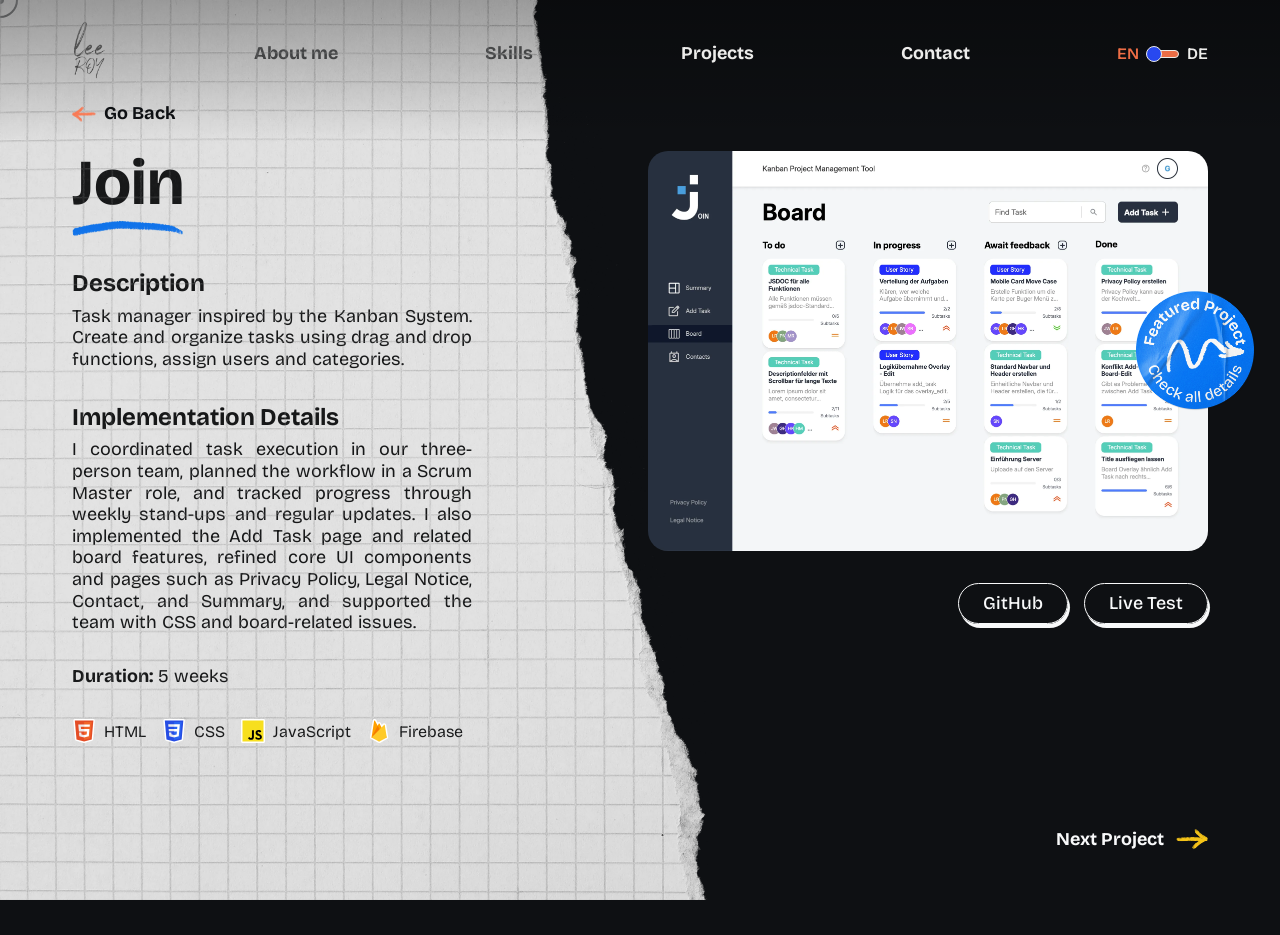
<file: src/pages/project.html>
<!DOCTYPE html>
<html lang="en">
<head>
    <meta charset="UTF-8">
    <meta name="viewport" content="width=device-width, initial-scale=1.0">
    <title>Project – Lee-Roy Romann</title>
    <link rel="icon" type="image/png" href="../../src/assets/logos/favicon.png">

    <link rel="stylesheet" href="../styles/fonts.css">
    <link rel="stylesheet" href="../styles/main.css">
    <link rel="stylesheet" href="../styles/navbar.css">
    <link rel="stylesheet" href="../styles/contact.css">
    <link rel="stylesheet" href="../styles/project-detail.css">

    <script src="../scripts/translation.js" defer></script>
    <script src="../scripts/project-data.js" defer></script>
    <script src="../scripts/project-detail.js" defer></script>
    <script src="../scripts/cursor.js" defer></script>
    <script src="../scripts/main.js" defer></script>
</head>

<body class="page--project-detail">
    <div class="cursor-dot"></div>
    <div class="cursor-outline"></div>

    <div class="project-detail__wrapper">
    <nav class="navbar">
        <a href="../../index.html" aria-label="Back to home"><img class="navbar__logo" src="../assets/logos/lee-roy.webp" alt="Logo"/></a>

        <button class="navbar__burger" aria-label="Menu">
            <span class="navbar__burger-line"></span>
            <span class="navbar__burger-line"></span>
            <span class="navbar__burger-line"></span>
        </button>

        <div class="navbar__menu">
            <a href="../../index.html" aria-label="Back to home"><img class="navbar__menu-logo" src="../assets/logos/lee-roy.webp" alt="Logo"/></a>

            <button class="navbar__close" aria-label="Close menu">
                <svg width="24" height="24" viewBox="0 0 24 24" fill="none">
                    <path d="M18 6L6 18M6 6l12 12" stroke="currentColor" stroke-width="2" stroke-linecap="round"/>
                </svg>
            </button>

            <a class="navbar__link navbar__link--about" href="../../index.html#about">
                <span data-lang-key="navbar.link.about">About me</span>
                <img class="navbar__link-line" src="../assets/img/0_drawn_lines/0_header/line_1.webp" alt="" />
            </a>

            <a class="navbar__link navbar__link--skills" href="../../index.html#skills">
                <span data-lang-key="navbar.link.skills">Skills</span>
                <img class="navbar__link-line" src="../assets/img/0_drawn_lines/0_header/line_2.webp" alt="" />
            </a>

            <a class="navbar__link navbar__link--projects" href="../../index.html#projects">
                <span data-lang-key="navbar.link.projects">Projects</span>
                <img class="navbar__link-line" src="../assets/img/0_drawn_lines/0_header/line_4.webp" alt="" />
            </a>

            <a class="navbar__link navbar__link--contact" href="../../index.html#contact">
                <span data-lang-key="navbar.link.contact">Contact</span>
                <img class="navbar__link-line" src="../assets/img/0_drawn_lines/0_header/line_3.webp" alt="" />
            </a>

            <div class="navbar__lang-switch">
                <span class="navbar__lang navbar__lang--left" onclick="setLang('en')">
                    <span>EN</span>
                    <img class="navbar__lang-rect navbar__lang-rect--left" src="../assets/img/0_drawn_lines/0_header/rectangle.webp" alt="" />
                </span>

                <div class="navbar__lang-toggle" onclick="toggleLang()">
                    <div class="navbar__lang-knob navbar__lang-knob--right"></div>
                </div>

                <span class="navbar__lang navbar__lang--right navbar__lang--active" onclick="setLang('de')">
                    <span>DE</span>
                    <img class="navbar__lang-rect navbar__lang-rect--right" src="../assets/img/0_drawn_lines/0_header/rectangle.webp" alt="" />
                </span>
            </div>

            <div class="navbar__menu-socials">
                <a href="https://www.linkedin.com/in/lee-royromann/" target="_blank" rel="noopener noreferrer" aria-label="LinkedIn">
                    <svg viewBox="0 0 32 32" fill="none">
                        <path d="M24.3527 4H7.64731C5.63282 4 4 5.63282 4 7.64731V24.3532C4 26.3672 5.63282 28 7.64731 28H24.3527C26.3672 28 28 26.3672 28 24.3532V7.64731C28 5.63282 26.3672 4 24.3527 4ZM13.2319 25.5855H10.1518V15.6775H13.2319V25.5855ZM11.6974 14.3552C10.8146 14.3552 10.0991 13.6396 10.0991 12.7569C10.0991 11.8741 10.8146 11.1586 11.6974 11.1586C12.5802 11.1586 13.2957 11.8741 13.2957 12.7569C13.2957 13.6396 12.5802 14.3552 11.6974 14.3552ZM24.7483 19.9098V25.5855H21.6782V20.1715C21.6782 19.8804 21.5326 19.1931 21.5326 19.1931C21.1743 17.9531 19.9248 18.1714 19.9248 18.1714C18.8592 18.1764 18.5203 18.9992 18.5203 18.9992C18.1814 19.6676 18.2276 20.9526 18.2276 20.9526V25.5855H15.1691V15.6775H18.1009V17.0447C18.1398 17.032 18.1653 17.0142 18.1653 17.0142C19.8826 14.4052 23.0466 15.8258 23.0466 15.8258C24.971 16.7036 24.7483 19.9098 24.7483 19.9098Z" fill="currentColor"/>
                    </svg>
                </a>

                <a href="https://github.com/lee-royromann" target="_blank" rel="noopener noreferrer" aria-label="GitHub">
                    <svg viewBox="0 0 32 32" fill="none">
                        <path fill-rule="evenodd" clip-rule="evenodd" d="M16 4C9.37 4 4 9.37 4 16C4 21.31 7.435 25.795 12.205 27.385C12.805 27.49 13.03 27.13 13.03 26.815C13.03 26.53 13.015 25.585 13.015 24.58C10 25.135 9.22 23.845 8.98 23.17C8.845 22.825 8.26 21.76 7.75 21.475C7.33 21.25 6.73 20.695 7.735 20.68C8.68 20.665 9.355 21.55 9.58 21.91C10.66 23.725 12.385 23.215 13.075 22.9C13.18 22.12 13.495 21.595 13.84 21.295C11.17 20.995 8.38 19.96 8.38 15.37C8.38 14.065 8.845 12.985 9.61 12.145C9.49 11.845 9.07 10.615 9.73 8.965C9.73 8.965 10.735 8.65 13.03 10.195C13.99 9.925 15.01 9.79 16.03 9.79C17.05 9.79 18.07 9.925 19.03 10.195C21.325 8.635 22.33 8.965 22.33 8.965C22.99 10.615 22.57 11.845 22.45 12.145C23.215 12.985 23.68 14.05 23.68 15.37C23.68 19.975 20.875 20.995 18.205 21.295C18.64 21.67 19.015 22.39 19.015 23.515C19.015 25.12 19 26.41 19 26.815C19 27.13 19.225 27.505 19.825 27.385C24.565 25.795 28 21.295 28 16C28 9.37 22.63 4 16 4Z" fill="currentColor"/>
                    </svg>
                </a>

                <a href="mailto:info@lee-roy.ch" aria-label="Email">
                    <svg viewBox="0 0 32 32" fill="none">
                        <path d="M6.4 25.2C5.74 25.2 5.175 24.965 4.705 24.495C4.235 24.025 4 23.46 4 22.8V8.4C4 7.74 4.235 7.175 4.705 6.705C5.175 6.235 5.74 6 6.4 6H25.6C26.26 6 26.825 6.235 27.295 6.705C27.765 7.175 28 7.74 28 8.4V22.8C28 23.46 27.765 24.025 27.295 24.495C26.825 24.965 26.26 25.2 25.6 25.2H6.4ZM16 16.59C16.1 16.59 16.205 16.575 16.315 16.545C16.425 16.515 16.53 16.47 16.63 16.41L25.12 11.1C25.28 11 25.4 10.875 25.48 10.725C25.56 10.575 25.6 10.41 25.6 10.23C25.6 9.83 25.43 9.53 25.09 9.33C24.75 9.13 24.4 9.14 24.04 9.36L16 14.4L7.96 9.36C7.6 9.14 7.25 9.135 6.91 9.345C6.57 9.555 6.4 9.85 6.4 10.23C6.4 10.43 6.44 10.605 6.52 10.755C6.6 10.905 6.72 11.02 6.88 11.1L15.37 16.41C15.47 16.47 15.575 16.515 15.685 16.545C15.795 16.575 15.9 16.59 16 16.59Z" fill="currentColor"/>
                    </svg>
                </a>
            </div>
        </div>
    </nav>

    <div class="project-detail__body" data-cursor-dark>
        <main class="project-detail__content">
            <a class="project-detail__back" href="../../index.html#projects">
                <img class="project-detail__back-icon project-detail__back-icon--red" src="../assets/img/0_drawn_lines/3_projects/arrow_back_red.webp" alt="" />
                <img class="project-detail__back-icon project-detail__back-icon--yellow" src="../assets/img/0_drawn_lines/3_projects/arrow_next_yellow.webp" alt="" />
                <span data-lang-key="project.back">Go Back</span>
            </a>

            <div class="project-detail__layout">
                <!-- Left Column -->
                <div class="project-detail__info">
                    <div class="project-detail__title-wrapper">
                        <h1 class="project-detail__title" id="projectTitle">Join</h1>
                        <img class="project-detail__underline" src="../assets/img/0_drawn_lines/1_about_me/Color option 1.webp" alt="" />
                    </div>

                    <h2 class="project-detail__heading" data-lang-key="project.descriptionTitle">Description</h2>
                    <p class="project-detail__text" id="projectDescription">Task manager inspired by the Kanban System. Create and organize tasks using drag and drop functions, assign users and categories.</p>

                    <h2 class="project-detail__heading" data-lang-key="project.implementationTitle">Implementation Details</h2>
                    <p class="project-detail__text" id="projectImplementation">Short text that describes your role or the workflow for this specific project. Let a recruiter know more about your knowledge and ability to work independently or collaboratively in a structured way.</p>

                    <p class="project-detail__duration"><strong data-lang-key="project.durationLabel">Duration:</strong> <span id="projectDuration">5 weeks</span></p>

                    <div class="project-detail__tech" id="projectTech"></div>
                </div>

                <!-- Right Column -->
                <div class="project-detail__preview">
                    <div class="project-detail__image-wrapper">
                        <img class="project-detail__image" id="projectImage" src="../assets/img/4_projects/laptop.webp" alt="Project preview" />

                        <!-- Featured sticker (Join only) -->
                        <div class="project-detail__sticker-wrapper project-detail__sticker-wrapper--featured" id="stickerFeatured">
                            <img class="project-detail__sticker-featured" src="../assets/img/4_projects/sticker.webp" alt="" />
                        </div>

                        <!-- Logo sticker (all other projects) -->
                        <div class="project-detail__sticker-wrapper" id="stickerLogo" style="display: none;">
                            <img class="project-detail__sticker-bg" src="../assets/img/3_stickers/0_round/color_orange.webp" alt="" />
                            <svg class="project-detail__sticker-text" viewBox="0 0 200 200" xmlns="http://www.w3.org/2000/svg">
                                <defs>
                                    <path id="circlePath" d="M 100,100 m -80,0 a 80,80 0 1,1 160,0 a 80,80 0 1,1 -160,0" />
                                </defs>
                                <text>
                                    <textPath href="#circlePath" startOffset="0%">Lee-Roy Romann - Frontend Developer - Lee-Roy Romann - Frontend Developer -</textPath>
                                </text>
                            </svg>
                            <img class="project-detail__sticker-logo" src="../assets/logos/lee-roy.webp" alt="Logo" />
                        </div>
                    </div>

                    <div class="project-detail__buttons">
                        <a class="project-detail__btn" id="projectGithub" href="#" target="_blank" rel="noopener noreferrer">GitHub</a>
                        <a class="project-detail__btn" id="projectLive" href="#" target="_blank" rel="noopener noreferrer">Live Test</a>
                    </div>
                </div>
            </div>

            <!-- Next Project -->
            <a class="project-detail__next" id="projectNext" href="#">
                <span data-lang-key="project.next">Next Project</span>
                <img class="project-detail__next-arrow--default" src="../assets/img/0_drawn_lines/3_projects/arrow_next_yellow.webp" alt="" />
                <img class="project-detail__next-arrow--hover" src="../assets/img/0_drawn_lines/3_projects/arrow_next_yellow.webp" alt="" />
            </a>
        </main>
    </div>
    </div>
</body>
</html>
</file>
<file: src/styles/fonts.css>
@font-face {
    font-family: 'Bricolage Grotesque';
    src: url('../assets/fonts/Bricolage_Grotesque/BricolageGrotesque-VariableFont_opsz\,wdth\,wght.ttf') format('truetype');
    font-weight: 200 800;
    font-style: normal;
    font-display: swap;
}

@font-face {
    font-family: 'Kalam';
    src: url('../assets/fonts/Kalam/Kalam-Light.ttf') format('truetype');
    font-weight: 300;
    font-style: normal;
    font-display: swap;
}

@font-face {
    font-family: 'Kalam';
    src: url('../assets/fonts/Kalam/Kalam-Regular.ttf') format('truetype');
    font-weight: 400;
    font-style: normal;
    font-display: swap;
}

@font-face {
    font-family: 'Kalam';
    src: url('../assets/fonts/Kalam/Kalam-Bold.ttf') format('truetype');
    font-weight: 700;
    font-style: normal;
    font-display: swap;
}
</file>
<file: src/styles/main.css>
:root {
    --color-white: #F8F9FA;
    --color-orange: #F87A55;
    --color-blue: #3355FF;
    --color-light: #F8F9FA;
    --color-yellow: #F7C518;
}

*,
*::before,
*::after {
    box-sizing: border-box;
}

html,
body,
h1,
h2,
h3,
h4,
h5,
h6,
p,
a,
ul,
ol,
li {
    margin: 0;
    padding: 0;
}

ul,
ol {
    list-style: none;
}

a {
    color: inherit;
    text-decoration: none;
}

input,
textarea,
button,
select {
    font: inherit;
}

button {
    cursor: pointer;
}

html {
    scroll-behavior: smooth;
    -webkit-font-smoothing: antialiased;
    -moz-osx-font-smoothing: grayscale;
    scrollbar-width: thin;
    scrollbar-color: #a8a8a8 transparent;
}

/* ---------- Scrollbar ---------- */

::-webkit-scrollbar {
    width: 8px;
}

::-webkit-scrollbar-track {
    background: transparent;
}

::-webkit-scrollbar-thumb {
    background: #5a4e4e;
    border-radius: 4px;
}

body {
    display: block;
    max-width: 1440px;
    margin: 0 auto;
    min-height: 100dvh;
    line-height: 1.5;
    background-color: black;
    cursor: none;
}

a,
button,
[role="button"],
[onclick],
input[type="submit"],
label[for],
.navbar__logo,
.skills__peel-off,
.testimonials__card,
.contact__submit:enabled,
.contact__input,
.contact__checkbox {
    cursor: pointer !important;
}

.contact__submit:disabled {
    cursor: not-allowed !important;
}

/* ---------- Custom Cursor ---------- */

.cursor-dot {
    position: fixed;
    top: 0;
    left: 0;
    width: 8px;
    height: 8px;
    background-color: var(--color-white);
    border-radius: 50%;
    pointer-events: none;
    z-index: 9999;
    transform: translate(-50%, -50%);
    transition: transform 0.1s ease;
}

.cursor-outline {
    position: fixed;
    top: 0;
    left: 0;
    width: 36px;
    height: 36px;
    border: 2px solid var(--color-white);
    border-radius: 50%;
    pointer-events: none;
    z-index: 9998;
    transform: translate(-50%, -50%);
    transition: width 0.2s ease, height 0.2s ease, border-color 0.2s ease;
}

.cursor-dot--hidden,
.cursor-outline--hidden {
    opacity: 0;
}

.cursor-outline--hover {
    opacity: 0;
}

.cursor-dot--hover {
    opacity: 0;
}

.cursor-dot--dark {
    background-color: #0E1013;
}

.cursor-outline--dark {
    border-color: #0E1013;
}

.page--home .cursor-dot,
.page--home .cursor-outline {
    mix-blend-mode: difference;
}

@media (pointer: coarse) {
    .cursor-dot,
    .cursor-outline {
        display: none;
    }
}
</file>
<file: src/styles/navbar.css>
.navbar {
    position: fixed;
    top: 0;
    left: 0;
    right: 0;
    max-width: 1440px;
    margin: 0 auto;
    z-index: 100;
    display: flex;
    align-items: center;
    justify-content: space-between;
    padding: 20px 72px;
    transition: transform 0.3s ease;
}

.navbar--hidden {
    transform: translateY(-100%);
}

.navbar::before {
    content: '';
    position: absolute;
    inset: 0;
    background-color: rgba(14, 16, 19, 0);
    backdrop-filter: blur(0px);
    -webkit-backdrop-filter: blur(0px);
    transition: background-color 0.3s ease, backdrop-filter 0.3s ease, -webkit-backdrop-filter 0.3s ease;
    z-index: -1;
    pointer-events: none;
}

.navbar--scrolled::before {
    background-color: rgba(14, 16, 19, 0.85);
    backdrop-filter: blur(10px);
    -webkit-backdrop-filter: blur(10px);
}

.navbar__logo {
    display: none;
}

.navbar__link {
    position: relative;
    color: var(--color-white);
    font-family: 'Bricolage Grotesque', sans-serif;
    font-size: 18px;
    font-weight: 700;
    line-height: 120%;
}

.navbar__link-line {
    position: absolute;
    pointer-events: none;
    transition: clip-path 0.3s ease;
}

/* Shared styles for underline hover lines (Skills, Projects, Contact) */
.navbar__link--skills .navbar__link-line,
.navbar__link--projects .navbar__link-line,
.navbar__link--contact .navbar__link-line {
    height: 42px;
    left: 50%;
    bottom: -10px;
    transform: translateX(-50%);
    clip-path: inset(0 100% 0 0);
}

.navbar__link--skills:hover .navbar__link-line,
.navbar__link--projects:hover .navbar__link-line,
.navbar__link--contact:hover .navbar__link-line {
    clip-path: inset(0 0% 0 0);
}

/* About me – Oval from top to bottom */
.navbar__link--about .navbar__link-line {
    width: 105px;
    height: 42px;
    left: 50%;
    top: 50%;
    transform: translate(-50%, -50%);
    clip-path: inset(0 0 100% 0);
}

.navbar__link--about:hover .navbar__link-line {
    clip-path: inset(0 0 0% 0);
}

/* Skills – individual width */
.navbar__link--skills .navbar__link-line {
    width: 68px;
}

/* Projects – individual width */
.navbar__link--projects .navbar__link-line {
    width: 100px;
}

/* Contact – individual width */
.navbar__link--contact .navbar__link-line {
    width: 105px;
}

.navbar__lang-switch {
    display: flex;
    align-items: center;
    gap: 8px;
    color: var(--color-white);
    font-family: 'Bricolage Grotesque', sans-serif;
    font-size: 16px;
    font-weight: 600;
    line-height: 120%;
    cursor: pointer;
}

.navbar__lang {
    position: relative;
    transition: color 0.3s ease, font-weight 0.3s ease;
}

.navbar__lang--active {
    color: var(--color-orange);
    font-weight: 600;
}

.navbar__lang:not(.navbar__lang--active):hover .navbar__lang-rect {
    clip-path: inset(0 0% 0 0);
}

.navbar__lang-rect {
    position: absolute;
    width: 32px;
    height: 32px;
    pointer-events: none;
    transition: clip-path 0.3s ease;
    clip-path: inset(0 100% 0 0);
}

.navbar__lang-rect--left {
    left: 50%;
    top: 50%;
    transform: translate(-50%, -50%);
    clip-path: inset(100% 0 0 100%);
}

.navbar__lang-rect--right {
    left: 50%;
    top: 50%;
    transform: translate(-50%, -50%) rotate(180deg);
    clip-path: inset(100% 0 0 100%);
}

.navbar__lang-toggle {
    width: 32px;
    height: 8px;
    border-radius: 50rem;
    background: var(--color-orange);
    border: 1px solid var(--color-light);
    position: relative;
    transition: background 0.3s ease;
}

.navbar__lang-knob {
    width: 16px;
    height: 16px;
    border-radius: 50%;
    background: var(--color-blue);
    border: 1px solid var(--color-light);
    position: absolute;
    top: 50%;
    left: -2px;
    transform: translateY(-50%);
    transition: left 0.3s ease;
}

.navbar__lang-knob--right {
    left: calc(100% - 14px);
}

/* ---------- Burger (hidden on desktop) ---------- */

.navbar__burger {
    display: none;
    flex-direction: column;
    justify-content: center;
    gap: 6px;
    width: 40px;
    height: 40px;
    background: none;
    border: none;
    padding: 8px;
    cursor: pointer;
}

.navbar__burger-line {
    display: block;
    width: 100%;
    height: 3px;
    background-color: var(--color-white);
    border-radius: 2px;
}

/* ---------- Navbar Menu (desktop: inline, mobile: overlay) ---------- */

.navbar__logo {
    display: none;
}

.navbar__menu {
    display: flex;
    align-items: center;
    justify-content: space-between;
    max-height: 560px;
    flex: 1;
}

.navbar__close {
    display: none;
    align-items: center;
    justify-content: center;
    width: 40px;
    height: 40px;
    background: none;
    border: none;
    color: var(--color-white);
    cursor: pointer;
}

.navbar__menu-logo {
    height: 60px;
    transition: transform 0.4s cubic-bezier(0.34, 1.56, 0.64, 1), filter 0.4s ease;
    cursor: pointer;
}

.navbar__menu-logo:hover {
    transform: scale(1.12);
    filter: drop-shadow(0 0 6px var(--color-orange))
           drop-shadow(0 0 14px var(--color-orange));
}

.navbar__menu-socials {
    display: none;
}

/* ---------- Mobile ---------- */

@media (max-width: 740px) {
    .navbar {
        padding: 20px 40px;
    }

    .navbar__logo {
        display: block;
        height: 60px;
    }

    .navbar__burger {
        display: flex;
    }

    .navbar__menu {
        position: fixed;
        inset: 0;
        z-index: 200;
        flex-direction: column;
        justify-content: center;
        align-items: center;
        gap: 48px;
        padding-left: 0;
        background-image: url('../assets/img/1_background/hero.webp');
        background-size: cover;
        background-position: bottom center;
        background-repeat: no-repeat;
        transform: translateY(-100%);
        overflow: hidden;
    }

    .navbar__menu.is-open,
    .navbar__menu.is-closing {
        transition: transform 0.4s cubic-bezier(0.4, 0, 0.2, 1);
    }

    .navbar__menu.is-open {
        transform: translateY(0);
    }

    .navbar__menu-logo {
        display: block;
        position: absolute;
        top: 20px;
        left: 24px;
        height: 60px;
    }

    .navbar__close {
        display: flex;
        position: absolute;
        top: 20px;
        right: 24px;
    }

    .navbar__menu-socials {
        display: flex;
        gap: 16px;
    }

    .navbar__menu-socials a {
        position: relative;
        display: flex;
        align-items: center;
        justify-content: center;
        width: 40px;
        height: 40px;
        border-radius: 50%;
        border: 1px solid var(--color-white);
        color: var(--color-white);
        overflow: hidden;
        transition: color 0.3s ease, border-color 0.3s ease;
    }

    .navbar__menu-socials a::after {
        content: "";
        position: absolute;
        inset: 0;
        background-color: var(--color-blue);
        transform: scaleY(0);
        transform-origin: bottom center;
        transition: transform 0.3s ease-out;
        z-index: 1;
    }

    .navbar__menu-socials a:hover::after {
        transform: scaleY(1);
    }

    .navbar__menu-socials svg {
        width: 32px;
        height: 32px;
        position: relative;
        z-index: 2;
    }

    .navbar__menu-ripped-paper {
        display: block;
        position: absolute;
        bottom: 0;
        left: 0;
        width: 100%;
        pointer-events: none;
    }
}

@media (max-width: 560px) {
    .navbar {
        padding: 20px 24px;
    }

    .navbar__menu-logo {
        height: 50px;
    }
}

@media (max-width: 400px) {
    .navbar {
        padding: 20px 16px;
    }
}

@media (max-width: 375px) and (max-height: 700px) {
    .navbar {
        padding: 12px 16px;
    }

    .navbar__logo {
        height: 50px;
    }
}
</file>
<file: src/styles/hero.css>
@import url('./hero-core.css');
@import url('./hero-responsive.css');
</file>
<file: src/styles/about.css>
/* ========== ABOUT SECTION ========== */

.about {
    display: flex;
    align-items: center;
    justify-content: space-between;
    gap: 60px;
    padding: 144px 120px;
    background-color: var(--color-light);
}

/* ---------- Ripped Paper Cards ---------- */

.about__papers {
    position: relative;
    width: 50%;
    aspect-ratio: 560 / 400;
}

.about__paper {
    position: absolute;
    left: 0;
    width: 100%;
}

.about__paper--yellow {
    top: 0;
    transform: rotate(-4deg);
    z-index: 3;
}

.about__paper--yellow .about__paper-content {
    margin-top: -24px;
}

.about__paper--blue {
    top: 25%;
    transform: rotate(0deg);
    z-index: 2;
}

.about__paper--orange {
    top: 50%;
    transform: rotate(4deg);
    z-index: 1;
}

.about__paper-bg {
    display: block;
    width: 100%;
    height: auto;
}

.about__paper-content {
    position: absolute;
    inset: 0;
    display: flex;
    align-items: center;
    justify-content: center;
    gap: 12px;
}

.about__paper-icon {
    width: 32px;
    height: 32px;
    flex-shrink: 0;
}

.about__paper-text {
    font-family: 'Bricolage Grotesque', sans-serif;
    font-size: 20px;
    font-weight: 400;
    line-height: 120%;
    color: #F8F9FA;
    white-space: nowrap;
}

/* ---------- Text Content ---------- */

.about__content {
    display: flex;
    flex-direction: column;
    width: 50%;
}

.about__subtitle {
    font-family: 'Bricolage Grotesque', sans-serif;
    font-size: 20px;
    font-weight: 500;
    line-height: 100%;
    letter-spacing: 0;
    text-transform: uppercase;
    color: #0E1013;
    margin-bottom: 12px;
}

.about__title-wrapper {
    display: flex;
    flex-direction: column;
    width: 303px;
    margin-bottom: 40px;
}

.about__title {
    font-family: 'Bricolage Grotesque', sans-serif;
    font-size: 64px;
    font-weight: 700;
    line-height: 100%;
    letter-spacing: 0;
    color: #0E1013;
}

.about__title-line {
    width: 303px;
    height: 20px;
    margin-top: 2px;
    object-fit: contain;
    object-position: left;
    animation: line-draw 6s ease-in-out infinite;
}

@keyframes line-draw {
    0%   { clip-path: inset(0 100% 0 0); }
    5%   { clip-path: inset(0 0 0 0); }
    72%  { clip-path: inset(0 0 0 0); }
    77%  { clip-path: inset(0 100% 0 0); }
    100% { clip-path: inset(0 100% 0 0); }
}

.about__text {
    font-family: 'Bricolage Grotesque', sans-serif;
    font-size: 20px;
    font-weight: 400;
    line-height: 120%;
    color: #0E1013;
}

.about__text + .about__text {
    margin-top: 24px;
}

/* ---------- CTA Button ---------- */

.about__cta {
    display: inline-flex;
    align-items: center;
    align-self: flex-end;
    padding: 9px 24px;
    margin-top: 32px;
    background-color: var(--color-white);
    border: 1px solid #0E1013;
    border-radius: 100px;
    color: #0E1013;
    font-family: 'Bricolage Grotesque', sans-serif;
    font-size: 18px;
    font-weight: 500;
    line-height: 120%;
    box-shadow: 2px 4px 0px 0px #0E1013;
    transition: background-color 0.3s ease, box-shadow 0.2s ease, transform 0.2s ease;
    cursor: pointer;
}

.about__cta:hover {
    background-color: var(--color-orange);
    color: var(--color-white);
}

.about__cta:active {
    background-color: var(--color-orange);
    box-shadow: 0 0 0 0 #0E1013;
    transform: translateY(4px);
}

/* ---------- Responsive ---------- */

/* Reduce side padding earlier */
@media (max-width: 1380px) {
    .about {
        padding: 144px 80px;
    }
}

@media (max-width: 1200px) {
    .about {
        padding: 100px 60px;
    }
}

/* Stack vertically: content first, papers below */
@media (max-width: 1045px) {
    .about {
        flex-direction: column;
        align-items: stretch;
        padding: 40px 48px;
        gap: 32px;
    }

    .about__content {
        width: 100%;
        max-width: 100%;
        order: -1;
    }

    .about__papers {
        flex: none;
        width: 100%;
        max-width: 560px;
        align-self: center;
    }
}

/* Tighten spacing for tablets */
@media (max-width: 740px) {
    .about {
        padding: 24px 40px;
        gap: 24px;
    }

    .about__title {
        font-size: 48px;
    }

    .about__title-wrapper {
        width: auto;
        margin-bottom: 32px;
    }

    .about__title-line {
        width: 230px;
    }

    .about__text {
        font-size: 18px;
    }
}

/* Small phones */
@media (max-width: 520px) {
    .about {
        gap: 32px;
    }

    .about__title {
        font-size: 40px;
    }

    .about__title-line {
        width: 190px;
    }

    .about__paper-icon {
        width: 28px;
        height: 28px;
    }
}

@media (max-width: 420px) {
    .about__paper-text {
        font-size: 16px;
    }

    .about__paper-icon {
        width: 22px;
        height: 22px;
    }

    .about__paper--yellow .about__paper-content {
        margin-top: -15px;
    }
}

@media (max-width: 560px) {
    .about {
        padding: 24px 24px;
    }
}

@media (max-width: 400px) {
    .about {
        padding: 24px 16px;
    }
}
</file>
<file: src/styles/skills.css>
@import url('./skills-core.css');
@import url('./skills-responsive.css');
</file>
<file: src/styles/projects.css>
/* ========== PROJECTS SECTION ========== */

.projects {
    position: relative;
    width: 100%;
    padding: 100px 120px;
    background-color: var(--color-light);
    scroll-margin-top: -30px;
}

/* ---------- 2-Column Layout ---------- */

.projects__layout {
    display: flex;
    flex-direction: row;
    align-items: center;
    justify-content: space-between;
    gap: 80px;
}

/* ---------- Left: Info ---------- */

.projects__info {
    display: flex;
    flex-direction: column;
    width: 100%;
    max-width: 560px;
}

.projects__subtitle {
    font-family: 'Bricolage Grotesque', sans-serif;
    font-size: 20px;
    font-weight: 500;
    line-height: 100%;
    letter-spacing: 0;
    text-transform: uppercase;
    color: #0E1013;
    margin-bottom: 8px;
}

.projects__title-container {
    position: relative;
    display: flex;
    flex-direction: column;
    align-items: flex-start;
    margin-bottom: 40px;
}

.projects__title {
    font-family: 'Bricolage Grotesque', sans-serif;
    font-size: 64px;
    font-weight: 700;
    line-height: 100%;
    letter-spacing: 0;
    color: #0E1013;
}

.projects__title-line {
    width: 240px;
    height: 20px;
    margin-top: 5px;
    animation: line-draw 6s ease-in-out infinite;
}

.projects__description {
    font-family: 'Bricolage Grotesque', sans-serif;
    font-size: 18px;
    font-weight: 400;
    line-height: 120%;
    letter-spacing: 0;
    color: #0E1013;
    text-align: justify;
}

/* ---------- Right: Project Card ---------- */

.projects__row {
    display: flex;
    flex-direction: row;
    justify-content: space-between;
    gap: 80px;
    margin-top: 60px;
}

.projects__card {
    display: flex;
    flex-direction: column;
    width: 100%;
    max-width: 560px;
}

.projects__card-image {
    position: relative;
    overflow: hidden;
    border-radius: 20px;
}

.projects__card-img {
    width: 100%;
    height: auto;
    display: block;
    border-radius: 20px;
    transition: transform 0.3s ease;
    transform-origin: center center;
}

.projects__card-image:hover .projects__card-img {
    transform: scale(1.05);
}

/* ---------- Floating Animation (Join) ---------- */

.projects__card-image--float {
    height: auto;
}

.projects__card-image--float .projects__card-img {
    height: auto;
    object-fit: initial;
    transition: transform 0.3s ease;
    transform-origin: top center;
}

/* ---------- Bottom Gradient Overlay ---------- */

.projects__card-image::after {
    content: '';
    position: absolute;
    bottom: 0;
    left: 0;
    width: 100%;
    height: 50%;
    background: linear-gradient(to top, rgba(0, 0, 0, 0.5), transparent);
    border-radius: 0 0 20px 20px;
    opacity: 0;
    transition: opacity 0.3s ease;
    pointer-events: none;
    z-index: 1;
}

.projects__card-image:hover::after {
    opacity: 1;
}

/* ---------- Project Details Button ---------- */

.projects__card-btn {
    position: absolute;
    bottom: 32px;
    right: 32px;
    z-index: 2;
    display: inline-flex;
    align-items: center;
    padding: 9px 24px;
    background-color: transparent;
    border: 1px solid var(--color-white);
    border-radius: 100px;
    color: var(--color-white);
    font-family: 'Bricolage Grotesque', sans-serif;
    font-size: 18px;
    font-weight: 500;
    line-height: 120%;
    box-shadow: 2px 4px 0px 0px var(--color-white);
    cursor: pointer;
    opacity: 0;
    transition: opacity 0.3s ease, background-color 0.3s ease, box-shadow 0.2s ease, transform 0.2s ease;
}

.projects__card-image:hover .projects__card-btn {
    opacity: 1;
}

.projects__card-btn:hover {
    background-color: var(--color-orange);
}

.projects__card-btn:active {
    background-color: var(--color-orange);
    box-shadow: 0 0 0 0 var(--color-white);
    transform: translateY(4px);
}

/* ---------- Mobile Button (below text) ---------- */

.projects__card-btn--mobile {
    display: none;
}

.projects__sticker {
    position: absolute;
    bottom: 3%;
    left: 3%;
    width: 30%;
    height: auto;
    object-fit: contain;
}

.projects__card-content {
    padding-top: 32px;
}

.projects__card-title {
    font-family: 'Bricolage Grotesque', sans-serif;
    font-size: 24px;
    font-weight: 700;
    line-height: 100%;
    letter-spacing: 0;
    color: #0E1013;
    margin-bottom: 12px;
}

.projects__card-text {
    font-family: 'Bricolage Grotesque', sans-serif;
    font-size: 18px;
    font-weight: 400;
    line-height: 120%;
    letter-spacing: 0;
    color: #0E1013;
    text-align: justify;
}

/* ========== RESPONSIVE ========== */

@media (max-width: 1380px) {
    .projects {
        padding: 80px 80px;
    }

    .projects__row {
        gap: 60px;
    }
}

@media (max-width: 1200px) {
    .projects {
        padding: 80px 60px;
    }

    .projects__row {
        gap: 48px;
    }
}

@media (max-width: 1045px) {
    .projects {
        padding: 72px 48px;
    }

    .projects__row {
        gap: 32px;
    }
}

@media (max-width: 925px) {
    .projects {
        padding: 48px 48px;
    }
}

@media (max-width: 900px) {
    .projects__layout {
        flex-direction: column;
        align-items: center;
        gap: 32px;
    }

    .projects__row {
        flex-direction: column;
        align-items: center;
        margin-top: 42px;
        gap: 42px;
    }

    .projects__card-image:hover .projects__card-img {
        transform: none;
    }

    .projects__card-image::after {
        display: none;
    }

    .projects__card-image .projects__card-btn {
        display: none;
    }

    .projects__card-btn--mobile {
        display: inline-flex;
        position: static;
        align-self: flex-end;
        margin-top: 24px;
        padding: 9px 24px;
        background-color: var(--color-white);
        border: 1px solid #0E1013;
        border-radius: 100px;
        color: #0E1013;
        font-family: 'Bricolage Grotesque', sans-serif;
        font-size: 18px;
        font-weight: 500;
        line-height: 120%;
        box-shadow: 2px 4px 0px 0px #0E1013;
        opacity: 1;
        cursor: pointer;
        transition: background-color 0.3s ease, box-shadow 0.2s ease, transform 0.2s ease;
    }

    .projects__card-btn--mobile:hover {
        background-color: var(--color-orange);
        color: var(--color-white);
    }

    .projects__card-btn--mobile:active {
        background-color: var(--color-orange);
        box-shadow: 0 0 0 0 #0E1013;
        transform: translateY(4px);
    }

    .projects__card-content {
        display: flex;
        flex-direction: column;
    }
}

@media (max-width: 740px) {
    .projects {
        padding: 56px 40px;
    }

    .projects__subtitle {
        font-size: 18px;
    }

    .projects__title {
        font-size: 48px;
    }

    .projects__title-container {
        width: fit-content;
    }

    .projects__title-line {
        width: 100%;
    }
}

@media (max-width: 560px) {
    .projects {
        padding: 48px 24px;
    }
}

@media (max-width: 400px) {
    .projects {
        padding: 40px 16px;
    }
}
</file>
<file: src/styles/testimonials.css>
/* ========== TESTIMONIALS SECTION ========== */

.testimonials {
    position: relative;
    width: 100%;
    padding: 0 120px 100px;
    display: flex;
    flex-direction: column;
    align-items: center;
    background-color: var(--color-light);
}

/* ---------- Header ---------- */

.testimonials__header {
    display: flex;
    flex-direction: column;
    align-items: flex-end;
    width: 100%;
}

.testimonials__label {
    display: flex;
    align-items: center;
    gap: 8px;
}

.testimonials__arrow {
    width: 100px;
    height: 36px;
    animation: line-draw-rtl 6s ease-in-out infinite;
}

@keyframes line-draw-rtl {
    0%   { clip-path: inset(0 0 0 100%); }
    5%   { clip-path: inset(0 0 0 0); }
    72%  { clip-path: inset(0 0 0 0); }
    77%  { clip-path: inset(0 0 0 100%); }
    100% { clip-path: inset(0 0 0 100%); }
}

.testimonials__subtitle {
    font-family: 'Bricolage Grotesque', sans-serif;
    font-weight: 500;
    font-size: 20px;
    line-height: 100%;
    text-transform: uppercase;
}

.testimonials__title {
    font-family: 'Bricolage Grotesque', sans-serif;
    font-weight: 700;
    font-size: 64px;
    line-height: 100%;
}

/* ---------- Cards Container ---------- */

.testimonials__cards {
    position: relative;
    display: flex;
    justify-content: center;
    align-items: center;
    margin-top: 64px;
    width: 100%;
    min-height: 400px;
}

/* ---------- Card ---------- */

.testimonials__card {
    position: relative;
    width: 100%;
    max-width: 512px;
    max-height: 320px;
    aspect-ratio: 512 / 320;
    cursor: pointer;
}

.testimonials__card-bg {
    position: absolute;
    top: 0;
    left: 0;
    width: 100%;
    height: 100%;
    display: block;
    border-radius: 4px;
}

/* ---------- Card Hover Overlay ---------- */

.testimonials__card::before {
    content: '';
    position: absolute;
    top: 0;
    left: 0;
    width: 100%;
    height: 100%;
    background-image: url('../assets/img/3_stickers/2_testimonials/hover.webp');
    background-size: cover;
    border-radius: 4px;
    opacity: 0;
    transition: opacity 0.2s ease;
    z-index: 1;
    pointer-events: none;
}

.testimonials__card:hover::before {
    opacity: 0.6;
}

.testimonials__card-content {
    position: absolute;
    top: 0;
    left: 0;
    width: 100%;
    height: 100%;
    display: flex;
    flex-direction: column;
    justify-content: space-between;
    padding: 32px 40px 48px;
    border-radius: 4px;
    z-index: 2;
}

.testimonials__quote {
    font-family: 'Bricolage Grotesque', sans-serif;
    font-weight: 400;
    font-size: 18px;
    line-height: 120%;
}

/* ---------- Card Footer ---------- */

.testimonials__card-footer {
    display: flex;
    justify-content: space-between;
    align-items: flex-end;
    padding-top: 24px;
}

.testimonials__author {
    display: flex;
    flex-direction: column;
}

.testimonials__name {
    font-family: 'Bricolage Grotesque', sans-serif;
    font-weight: 700;
    font-size: 20px;
    line-height: 120%;
    transition: color 0.2s ease;
}

.testimonials__role {
    font-family: 'Bricolage Grotesque', sans-serif;
    font-weight: 500;
    font-size: 16px;
    line-height: 120%;
    transition: color 0.2s ease;
}

.testimonials__profile {
    display: flex;
    flex-direction: row;
    align-items: center;
    gap: 6px;
    font-family: 'Bricolage Grotesque', sans-serif;
    font-weight: 500;
    font-size: 18px;
    line-height: 120%;
    text-decoration: none;
    color: #0E1013;
}

.testimonials__linkedin {
    width: 18px;
    height: 18px;
}

/* ---------- Card Positions ---------- */

.testimonials__card--left {
    position: absolute;
    left: 0;
    transform: rotate(-4deg) translateY(-30px);
    z-index: 3;
}

.testimonials__card--center {
    position: relative;
    z-index: 2;
}

.testimonials__card--right {
    position: absolute;
    right: 0;
    transform: rotate(4deg) translateY(-30px);
    z-index: 1;
}

/* ---------- Card Hover ---------- */

.testimonials__card:hover {
    z-index: 10;
}

.testimonials__card:hover .testimonials__name,
.testimonials__card:hover .testimonials__role {
    color: var(--color-white);
}

/* ========== RESPONSIVE ========== */

@media (max-width: 1380px) {
    .testimonials {
        padding: 0 80px 80px;
    }
}

@media (max-width: 1200px) {
    .testimonials {
        padding: 0 60px 80px;
    }
}

@media (max-width: 1045px) {
    .testimonials {
        padding: 0 48px 72px;
    }

    .testimonials__header {
        align-items: center;
    }

    .testimonials__cards {
        flex-direction: column;
        align-items: center;
        gap: 0;
        min-height: auto;
    }

    .testimonials__card--left,
    .testimonials__card--center,
    .testimonials__card--right {
        position: relative;
        left: auto;
        right: auto;
    }

    .testimonials__card--left {
        transform: rotate(-4deg);
        margin-bottom: -4px;
    }

    .testimonials__card--right {
        transform: rotate(4deg);
        margin-top: -4px;
    }

    .testimonials__card-content {
        padding: 32px 32px 36px;
    }
}

@media (max-width: 925px) {
    .testimonials {
        padding: 0 48px 48px;
    }

    .testimonials__card-content {
        padding: 28px 24px;
    }

    .testimonials__quote {
        font-size: 16px;
    }

    .testimonials__name {
        font-size: 18px;
    }

    .testimonials__role {
        font-size: 14px;
    }
}

@media (max-width: 740px) {
    .testimonials {
        padding: 0 40px 56px;
    }

    .testimonials__title {
        font-size: 48px;
    }

    .testimonials__card-content {
        padding: 20px;
    }

    .testimonials__quote {
        font-size: 18px;
    }

    .testimonials__name {
        font-size: 18px;
    }

    .testimonials__role {
        font-size: 16px;
    }

    .testimonials__profile {
        font-size: 18px;
    }
}

@media (max-width: 570px) {
    .testimonials {
        padding: 0 24px 48px;
    }

    .testimonials__header {
        align-items: flex-end;
    }

    .testimonials__title {
        text-align: right;
    }

    .testimonials__subtitle {
        font-size: 18px;
    }

    .testimonials__arrow {
        width: 90px;
    }
}

@media (max-width: 600px) {
    .testimonials__card {
        display: flex;
        flex-direction: column;
        max-height: none;
        min-height: 320px;
        aspect-ratio: auto;
    }

    .testimonials__card-content {
        position: relative;
        flex: 1;
        width: 100%;
        height: auto;
    }

    .testimonials__card-bg {
        object-fit: fill;
    }
}

@media (max-width: 400px) {
    .testimonials {
        padding: 0 16px 48px;
    }

    .testimonials__title {
        font-size: 36px;
    }

    .testimonials__subtitle {
        font-size: 16px;
    }

    .testimonials__arrow {
        width: 70px;
    }

    .testimonials__cards {
        margin-top: 50px;
    }

    .testimonials__quote {
        font-size: 16px;
    }

    .testimonials__role {
        font-size: 14px;
    }

    .testimonials__profile {
        font-size: 16px;
    }
}
</file>
<file: src/styles/contact.css>
@import url('./contact-section.css');
@import url('./contact-toast.css');
@import url('./contact-footer.css');
@import url('./contact-responsive.css');
</file>
<file: src/styles/legal-notice.css>
/* ========== LEGAL NOTICE PAGE ========== */

/* ---------- Hero Banner ---------- */

.legal-notice__hero {
    position: relative;
    width: 100%;
    height: 439px;
    display: flex;
    align-items: center;
    padding: 60px 120px;
    overflow: hidden;
    background-color: var(--color-white);
}

.legal-notice__hero::before {
    content: '';
    position: absolute;
    top: -2px;
    bottom: 0;
    left: -2px;
    right: -3px;
    background-image: url('../assets/img/1_background/skills.webp');
    background-size: cover;
    background-position: bottom center;
    background-repeat: no-repeat;
    z-index: 0;
    pointer-events: none;
}

.legal-notice__title {
    position: relative;
    z-index: 1;
    font-family: 'Bricolage Grotesque', sans-serif;
    font-weight: 700;
    font-size: 64px;
    line-height: 100%;
    color: var(--color-white);
    margin-top: 40px;
}

/* ---------- Content ---------- */

.legal-notice__body {
    background-color: var(--color-light);
}

.legal-notice__content {
    padding: 80px 120px 0;
}

.legal-notice__section {
    margin-bottom: 32px;
}

.legal-notice__heading {
    font-family: 'Bricolage Grotesque', sans-serif;
    font-weight: 700;
    font-size: 18px;
    line-height: 120%;
    color: var(--color-dark);
}

.legal-notice__heading--primary {
    font-weight: 700;
    font-size: 24px;
}

.legal-notice__heading--highlight {
    color: var(--color-blue);
}

.legal-notice__text {
    font-family: 'Bricolage Grotesque', sans-serif;
    font-weight: 400;
    font-size: 16px;
    line-height: 120%;
    color: var(--color-dark);
    margin-bottom: 12px;
}

.legal-notice__text a {
    color: var(--color-blue);
    text-decoration: none;
}

.legal-notice__text a:hover {
    text-decoration: none;
}

.legal-notice__text--highlight {
    color: var(--color-blue);
}

.legal-notice__list {
    list-style: disc;
    padding-left: 24px;
    font-family: 'Bricolage Grotesque', sans-serif;
    font-weight: 400;
    font-size: 16px;
    line-height: 180%;
    color: var(--color-dark);
}

.legal-notice__contact {
    font-family: 'Bricolage Grotesque', sans-serif;
    font-weight: 400;
    font-size: 16px;
    line-height: 160%;
    color: var(--color-dark);
    margin-top: 40px;
}

.legal-notice__date {
    font-family: 'Bricolage Grotesque', sans-serif;
    font-weight: 400;
    font-size: 14px;
    line-height: 160%;
    color: var(--color-dark);
    margin-top: 16px;
}

/* ---------- Back Link ---------- */

.legal-notice__back {
    display: none;
    align-items: center;
    gap: 8px;
    font-family: 'Bricolage Grotesque', sans-serif;
    font-weight: 700;
    font-size: 18px;
    color: var(--color-dark);
    text-decoration: none;
    margin-bottom: 24px;
}

.legal-notice__back-icon {
    width: 24px;
    height: 24px;
}

.legal-notice__back-icon--yellow {
    display: none;
    transform: rotate(180deg);
}

.legal-notice__back:hover .legal-notice__back-icon--red {
    display: none;
}

.legal-notice__back:hover .legal-notice__back-icon--yellow {
    display: block;
}

/* ---------- Footer ---------- */

.legal-notice__footer {
    padding: 40px 120px;
    margin-top: 0;
}

.legal-notice__footer .contact__footer-copyright {
    color: var(--color-dark);
}

.legal-notice__footer .contact__footer-link {
    color: var(--color-dark);
}

.legal-notice__footer .contact__footer-link:hover {
    color: var(--color-blue);
}

.legal-notice__footer .contact__footer-link--icon-roll:hover {
    color: var(--color-white);
}

.legal-notice__footer .contact__footer-link--legal:hover,
.legal-notice__footer .contact__footer-link--legal-desktop:hover {
    color: var(--color-dark);
}

.legal-notice__footer .contact__footer-logo {
    filter: brightness(0);
}

.legal-notice__footer .contact__icon-roll-wrapper--github::before {
    background-image: url("data:image/svg+xml,%3Csvg viewBox='0 0 32 32' fill='none' xmlns='http://www.w3.org/2000/svg'%3E%3Cpath fill-rule='evenodd' clip-rule='evenodd' d='M16 4C9.37 4 4 9.37 4 16C4 21.31 7.435 25.795 12.205 27.385C12.805 27.49 13.03 27.13 13.03 26.815C13.03 26.53 13.015 25.585 13.015 24.58C10 25.135 9.22 23.845 8.98 23.17C8.845 22.825 8.26 21.76 7.75 21.475C7.33 21.25 6.73 20.695 7.735 20.68C8.68 20.665 9.355 21.55 9.58 21.91C10.66 23.725 12.385 23.215 13.075 22.9C13.18 22.12 13.495 21.595 13.84 21.295C11.17 20.995 8.38 19.96 8.38 15.37C8.38 14.065 8.845 12.985 9.61 12.145C9.49 11.845 9.07 10.615 9.73 8.965C9.73 8.965 10.735 8.65 13.03 10.195C13.99 9.925 15.01 9.79 16.03 9.79C17.05 9.79 18.07 9.925 19.03 10.195C21.325 8.635 22.33 8.965 22.33 8.965C22.99 10.615 22.57 11.845 22.45 12.145C23.215 12.985 23.68 14.05 23.68 15.37C23.68 19.975 20.875 20.995 18.205 21.295C18.64 21.67 19.015 22.39 19.015 23.515C19.015 25.12 19 26.41 19 26.815C19 27.13 19.225 27.505 19.825 27.385C24.565 25.795 28 21.295 28 16C28 9.37 22.63 4 16 4Z' fill='%230E1013'/%3E%3C/svg%3E");
}

.legal-notice__footer .contact__icon-roll-wrapper--linkedin::before {
    background-image: url("data:image/svg+xml,%3Csvg viewBox='0 0 32 32' fill='none' xmlns='http://www.w3.org/2000/svg'%3E%3Cpath d='M24.3527 4H7.64731C5.63282 4 4 5.63282 4 7.64731V24.3532C4 26.3672 5.63282 28 7.64731 28H24.3527C26.3672 28 28 26.3672 28 24.3532V7.64731C28 5.63282 26.3672 4 24.3527 4ZM13.2319 25.5855H10.1518V15.6775H13.2319V25.5855ZM11.6974 14.3552C10.8146 14.3552 10.0991 13.6396 10.0991 12.7569C10.0991 11.8741 10.8146 11.1586 11.6974 11.1586C12.5802 11.1586 13.2957 11.8741 13.2957 12.7569C13.2957 13.6396 12.5802 14.3552 11.6974 14.3552ZM24.7483 19.9098V25.5855H21.6782V20.1715C21.6782 19.8804 21.5326 19.1931 21.5326 19.1931C21.1743 17.9531 19.9248 18.1714 19.9248 18.1714C18.8592 18.1764 18.5203 18.9992 18.5203 18.9992C18.1814 19.6676 18.2276 20.9526 18.2276 20.9526V25.5855H15.1691V15.6775H18.1009V17.0447C18.1398 17.032 18.1653 17.0142 18.1653 17.0142C19.8826 14.4052 23.0466 15.8258 23.0466 15.8258C24.971 16.7036 24.7483 19.9098 24.7483 19.9098Z' fill='%230E1013'/%3E%3C/svg%3E");
}

.legal-notice__footer .contact__icon-roll-wrapper--email::before {
    background-image: url("data:image/svg+xml,%3Csvg viewBox='0 0 32 32' fill='none' xmlns='http://www.w3.org/2000/svg'%3E%3Cpath d='M6.4 25.2C5.74 25.2 5.175 24.965 4.705 24.495C4.235 24.025 4 23.46 4 22.8V8.4C4 7.74 4.235 7.175 4.705 6.705C5.175 6.235 5.74 6 6.4 6H25.6C26.26 6 26.825 6.235 27.295 6.705C27.765 7.175 28 7.74 28 8.4V22.8C28 23.46 27.765 24.025 27.295 24.495C26.825 24.965 26.26 25.2 25.6 25.2H6.4ZM16 16.59C16.1 16.59 16.205 16.575 16.315 16.545C16.425 16.515 16.53 16.47 16.63 16.41L25.12 11.1C25.28 11 25.4 10.875 25.48 10.725C25.56 10.575 25.6 10.41 25.6 10.23C25.6 9.83 25.43 9.53 25.09 9.33C24.75 9.13 24.4 9.14 24.04 9.36L16 14.4L7.96 9.36C7.6 9.14 7.25 9.135 6.91 9.345C6.57 9.555 6.4 9.85 6.4 10.23C6.4 10.43 6.44 10.605 6.52 10.755C6.6 10.905 6.72 11.02 6.88 11.1L15.37 16.41C15.47 16.47 15.575 16.515 15.685 16.545C15.795 16.575 15.9 16.59 16 16.59Z' fill='%230E1013'/%3E%3C/svg%3E");
}

/* ---------- Responsive ---------- */

@media (max-width: 1045px) {
    .page--legal-notice .navbar {
        padding: 20px 80px;
    }

    .legal-notice__hero {
        padding: 60px 80px;
    }

    .legal-notice__content {
        padding: 60px 80px 0;
    }

    .legal-notice__footer {
        padding: 40px 80px;
    }
}

@media (max-width: 900px) {
    .legal-notice__hero {
        height: 380px;
    }
}

@media (max-width: 740px) {
    .page--legal-notice .navbar {
        padding: 20px 40px;
    }

    .legal-notice__back {
        display: inline-flex;
    }

    .legal-notice__hero {
        height: 280px;
        padding: 48px 40px;
    }

    .legal-notice__title {
        font-size: 56px;
    }

    .legal-notice__content {
        padding: 48px 40px 0;
    }

    .legal-notice__footer {
        padding: 32px 40px;
    }
}

@media (max-width: 560px) {
    .page--legal-notice .navbar {
        padding: 20px 24px;
    }

    .legal-notice__hero::before {
        background-image: url('../assets/img/1_background/hero.webp');
    }

    .legal-notice__hero {
        height: 270px;
        padding: 40px 24px;
    }

    .legal-notice__title {
        font-size: 48px;
    }

    .legal-notice__content {
        padding: 40px 24px 0;
    }

    .legal-notice__footer {
        padding: 24px;
    }
}

@media (max-width: 400px) {
    .page--legal-notice .navbar {
        padding: 20px 16px;
    }

    .legal-notice__hero {
        height: 270px;
        padding: 32px 16px;
    }

    .legal-notice__title {
        font-size: 48px;
        margin-top: 50px;
    }

    .legal-notice__content {
        padding: 32px 16px 0;
    }

    .legal-notice__footer {
        padding: 24px 16px;
    }
}

@media (max-width: 320px) {
    .page--legal-notice .navbar {
        padding: 20px 12px;
    }

    .legal-notice__hero {
        height: 270px;
        padding: 24px 12px;
    }

    .legal-notice__title {
        font-size: 48px;
    }

    .legal-notice__content {
        padding: 24px 12px 0;
    }

    .legal-notice__footer {
        padding: 20px 12px;
    }
}
</file>
<file: src/styles/project-detail.css>
@import url('./project-detail-core.css');
@import url('./project-detail-actions.css');
@import url('./project-detail-responsive.css');
</file>
